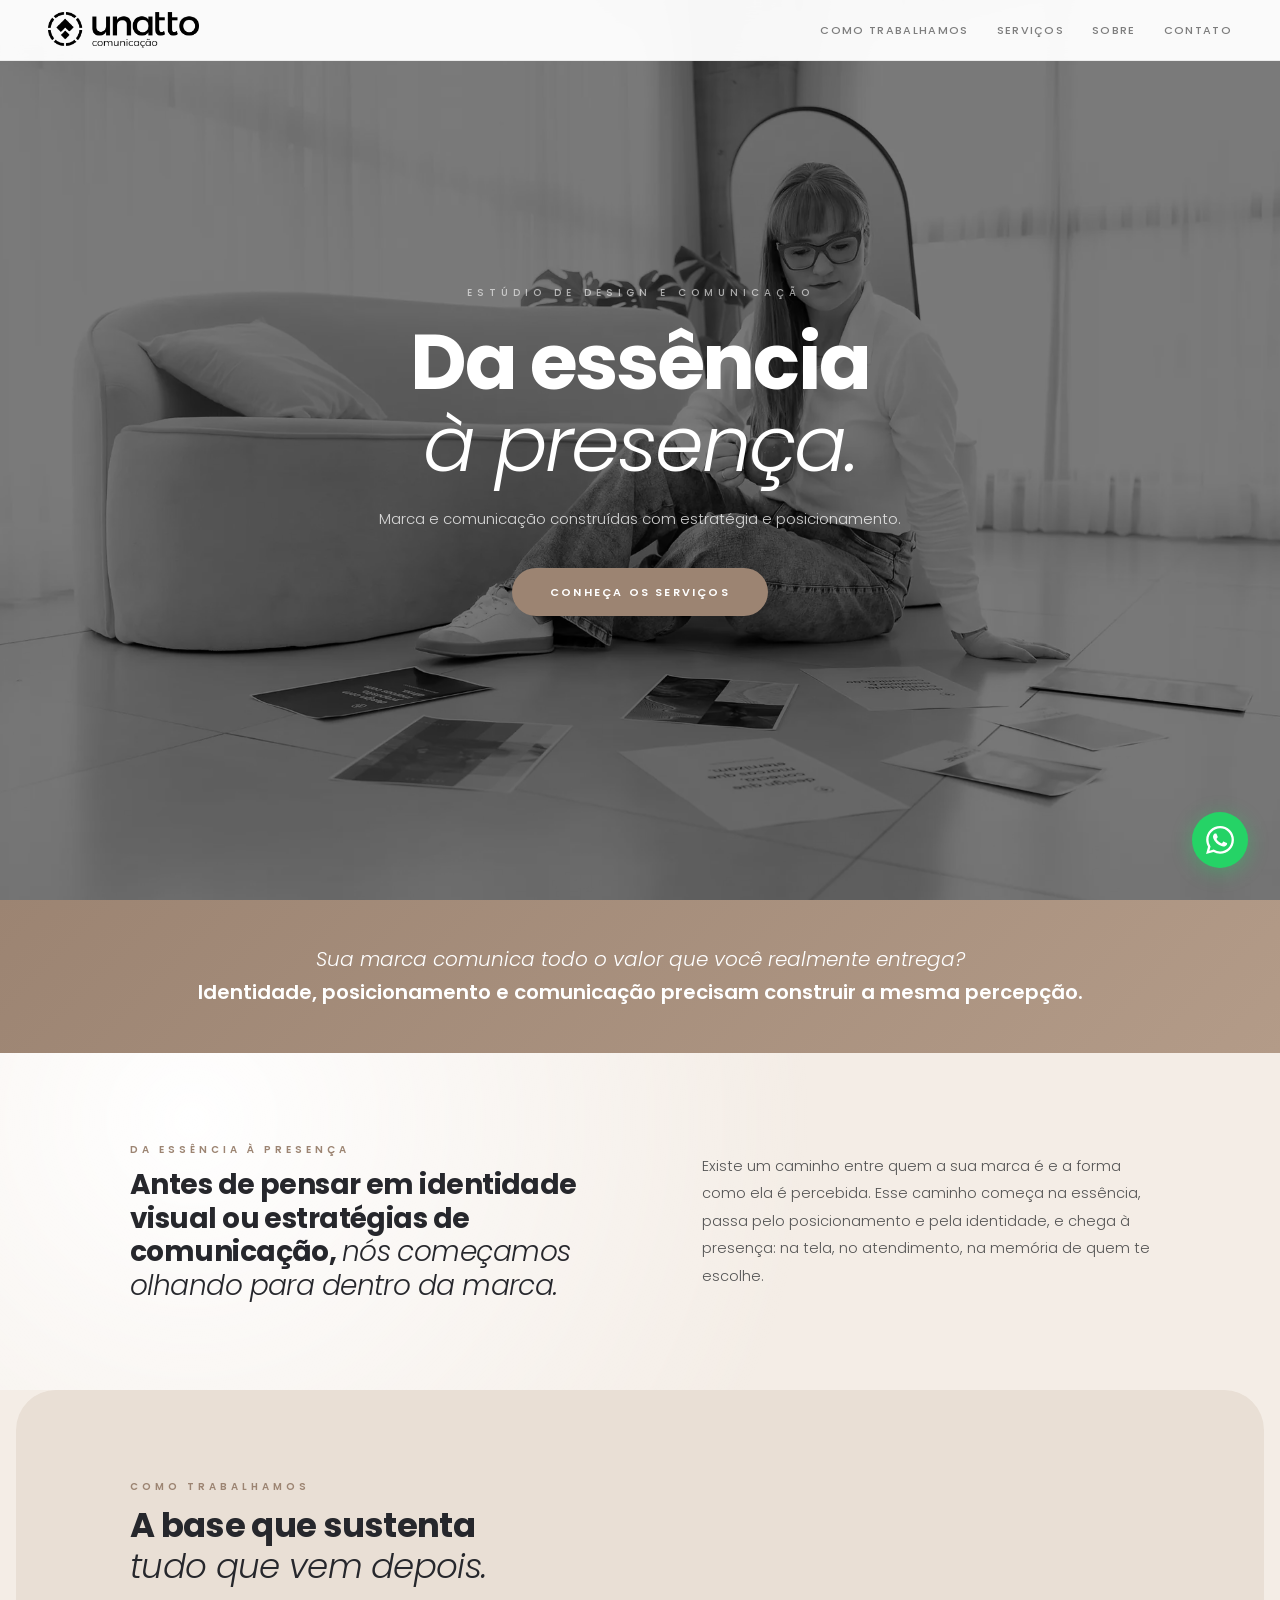
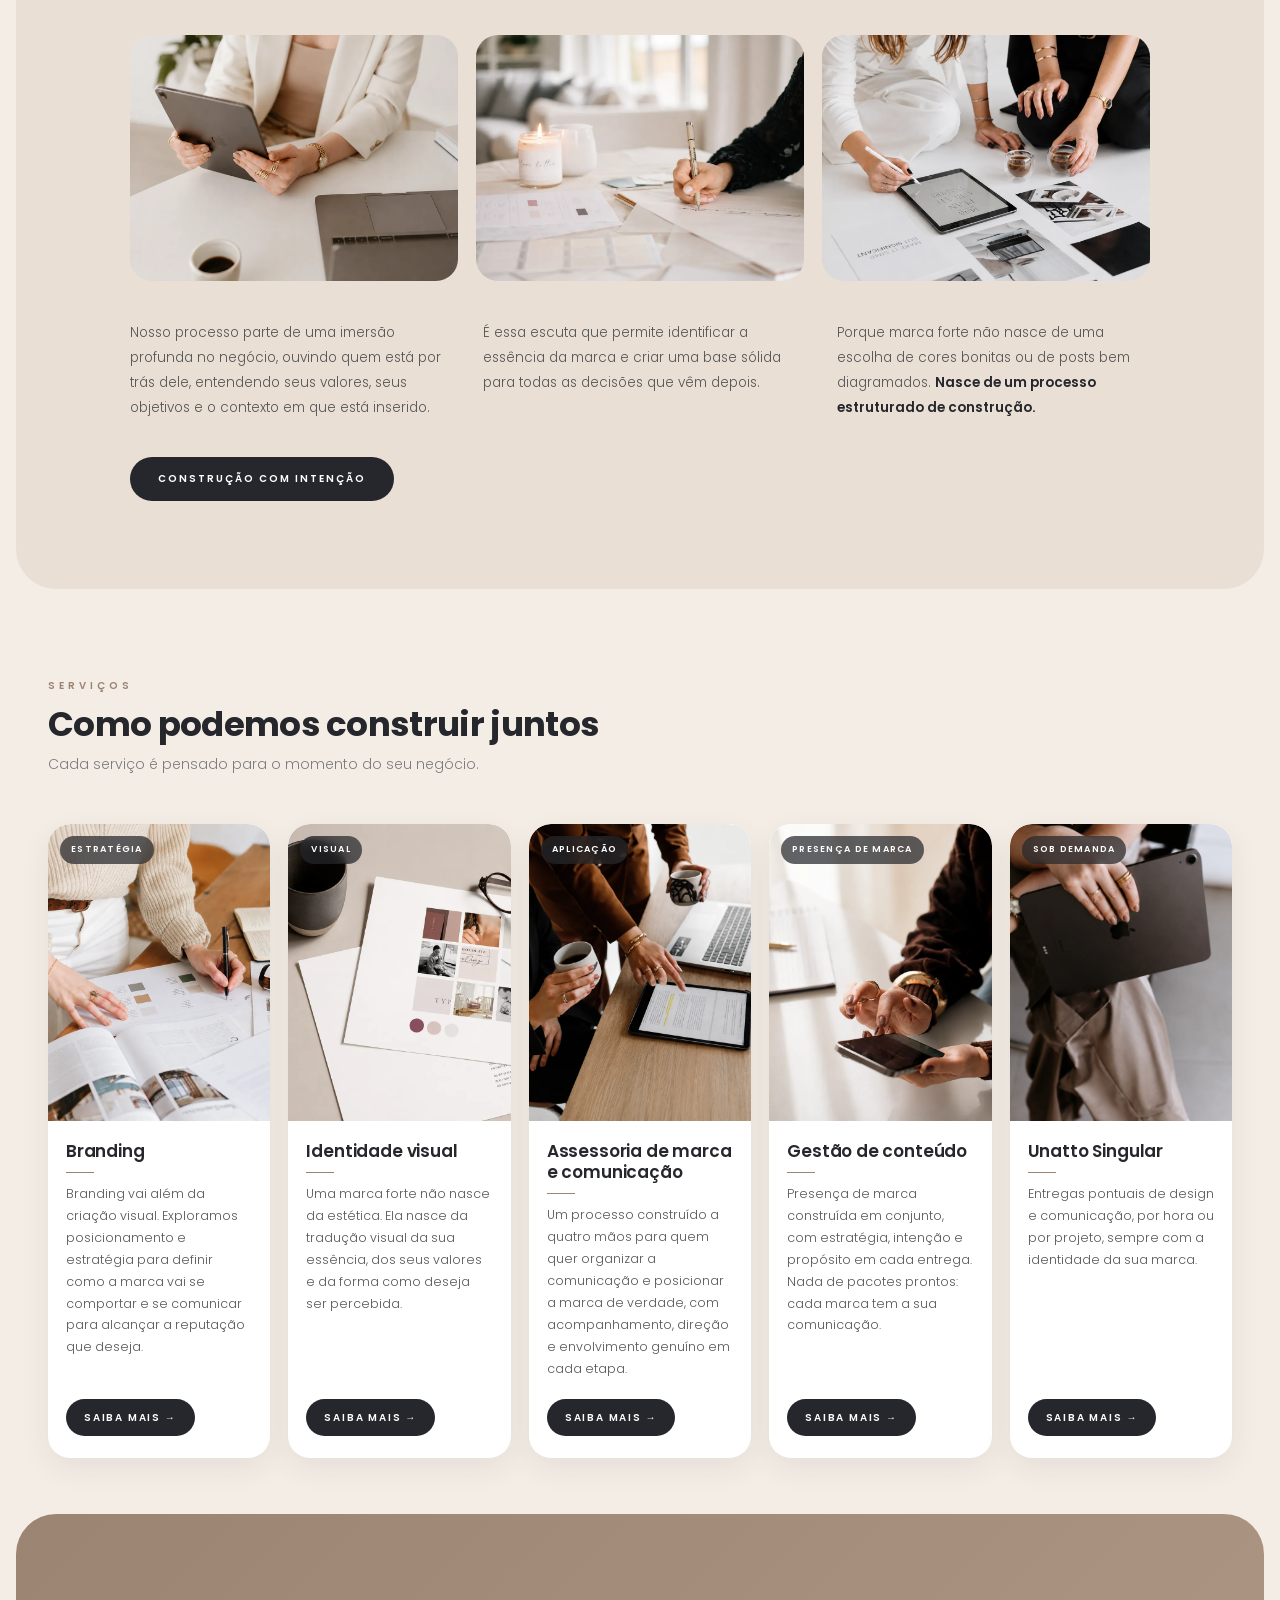
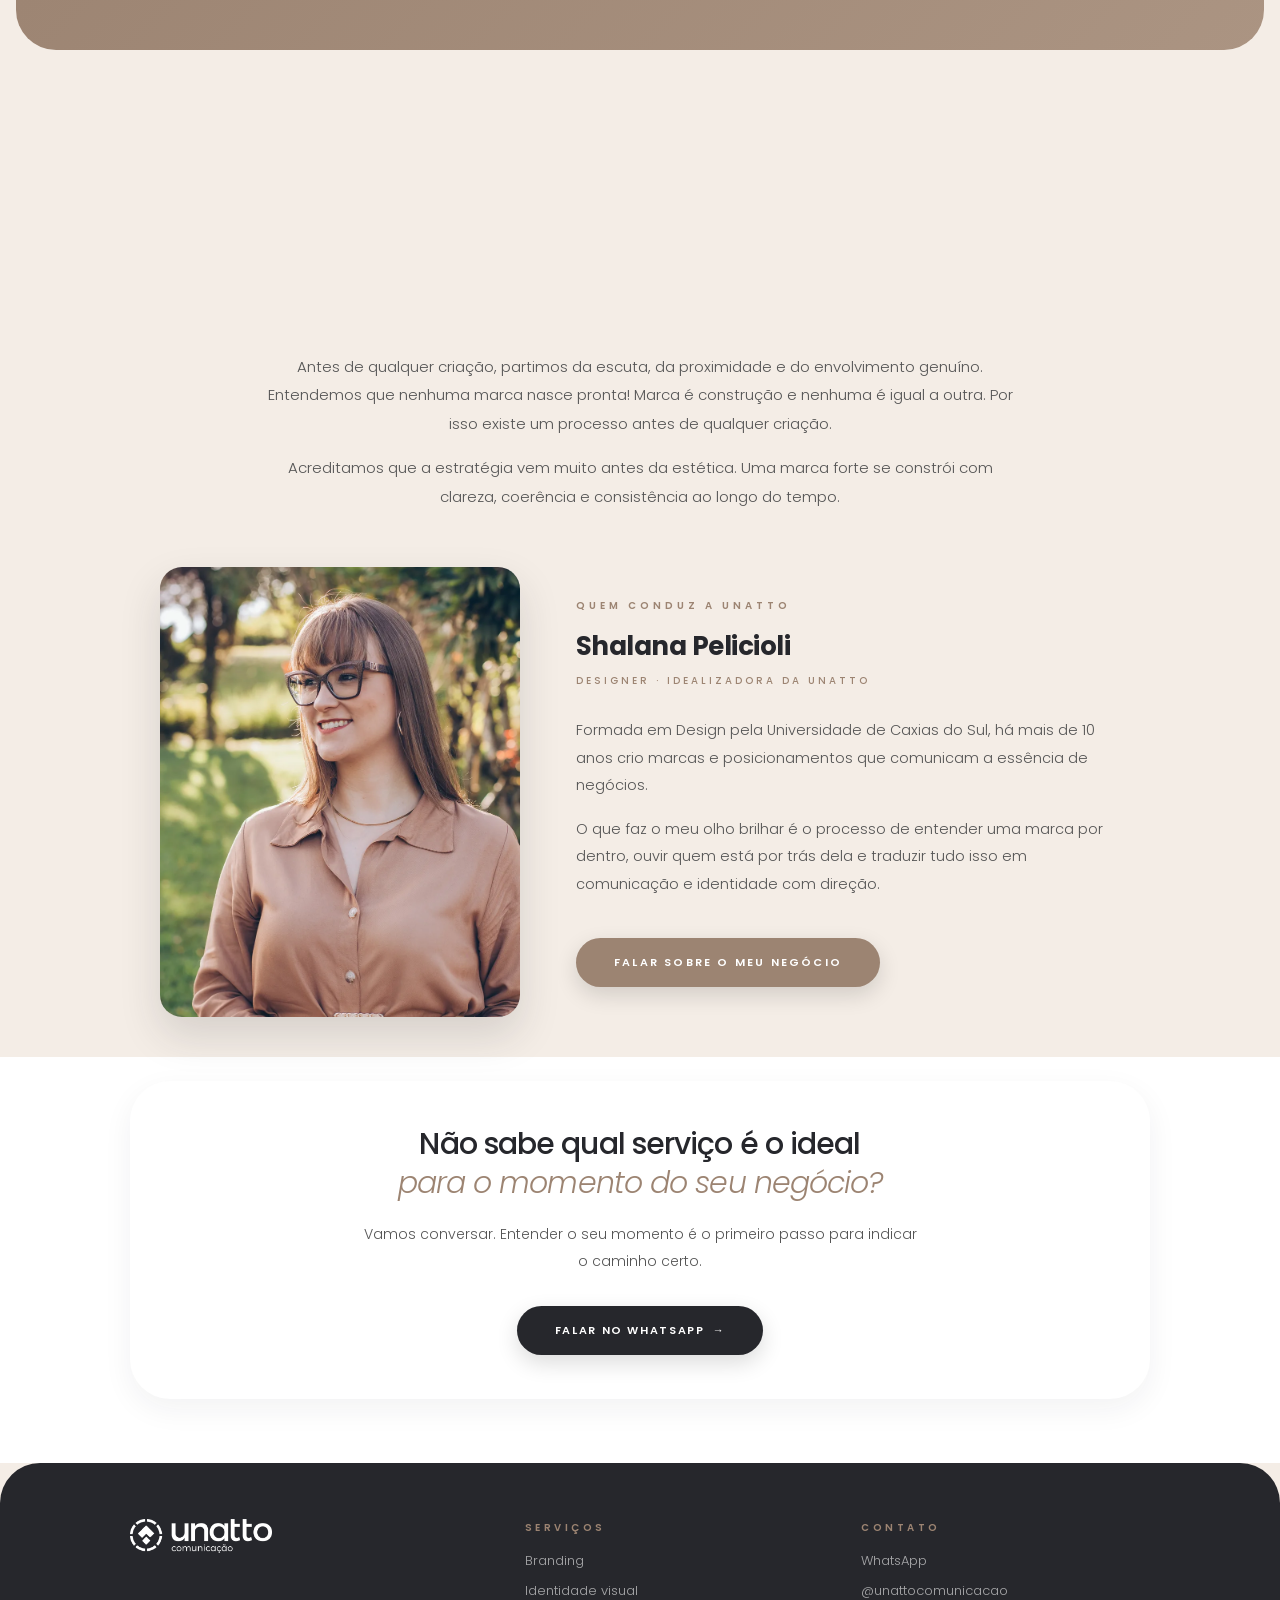
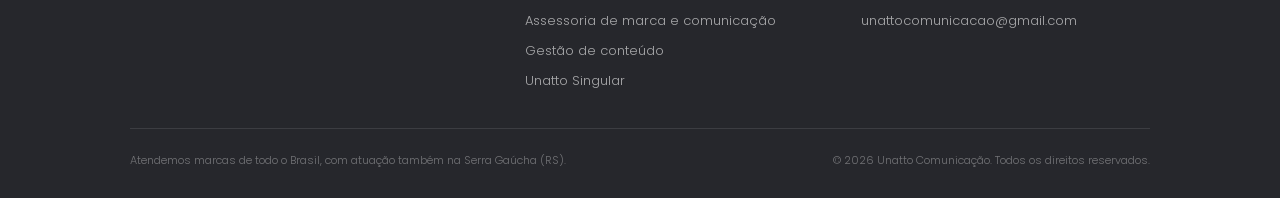
<file: index.html>
<!DOCTYPE html>
<html lang="pt-BR">
<head>
<meta charset="UTF-8">
<meta name="viewport" content="width=device-width, initial-scale=1.0">
<title>Unatto Comunicação | Branding, identidade visual e comunicação estratégica</title>
<meta name="description" content="Estúdio de design e comunicação que constrói marcas com estratégia e posicionamento: branding, identidade visual, assessoria de marca e gestão de conteúdo. Todo o Brasil, com atuação também na Serra Gaúcha (RS).">
<meta name="keywords" content="branding, identidade visual, assessoria de marca, gestão de conteúdo, posicionamento de marca, comunicação estratégica, design de marca">
<meta name="author" content="Unatto Comunicação">
<meta name="robots" content="index, follow, max-image-preview:large">
<meta name="theme-color" content="#26272c">
<link rel="canonical" href="https://www.unatto.com.br/">
<link rel="icon" type="image/png" sizes="32x32" href="/favicon.png">
<link rel="icon" type="image/png" sizes="48x48" href="/favicon-48.png">
<link rel="apple-touch-icon" href="/apple-touch-icon.png">
<meta property="og:locale" content="pt_BR">
<meta property="og:type" content="website">
<meta property="og:site_name" content="Unatto Comunicação">
<meta property="og:title" content="Unatto Comunicação | Branding, identidade visual e comunicação estratégica">
<meta property="og:description" content="Estúdio de design e comunicação que constrói marcas com estratégia e posicionamento: branding, identidade visual, assessoria de marca e gestão de conteúdo. Todo o Brasil, com atuação também na Serra Gaúcha (RS).">
<meta property="og:url" content="https://www.unatto.com.br/">
<meta property="og:image" content="https://www.unatto.com.br/og-image.jpg">
<meta property="og:image:width" content="1200">
<meta property="og:image:height" content="630">
<meta name="twitter:card" content="summary_large_image">
<meta name="twitter:title" content="Unatto Comunicação | Branding, identidade visual e comunicação estratégica">
<meta name="twitter:description" content="Estúdio de design e comunicação que constrói marcas com estratégia e posicionamento: branding, identidade visual, assessoria de marca e gestão de conteúdo. Todo o Brasil, com atuação também na Serra Gaúcha (RS).">
<meta name="twitter:image" content="https://www.unatto.com.br/og-image.jpg">
<link rel="preload" href="/assets/fonts/poppins-400-normal.woff2" as="font" type="font/woff2" crossorigin>
<link rel="preload" href="/assets/fonts/poppins-700-normal.woff2" as="font" type="font/woff2" crossorigin>
<link rel="stylesheet" href="/assets/css/style.css">
<script type="application/ld+json">{"@context": "https://schema.org", "@type": "ProfessionalService", "@id": "https://www.unatto.com.br/#organization", "name": "Unatto Comunicação", "url": "https://www.unatto.com.br/", "logo": "https://www.unatto.com.br/assets/img/logo.png", "image": "https://www.unatto.com.br/og-image.jpg", "description": "Estúdio de design e comunicação focado em branding, identidade visual, assessoria de marca e gestão de conteúdo.", "founder": {"@type": "Person", "name": "Shalana Pelicioli"}, "telephone": "+55 54 99933-1932", "email": "unattocomunicacao@gmail.com", "areaServed": {"@type": "Country", "name": "Brasil"}, "sameAs": ["https://www.instagram.com/unattocomunicacao"], "knowsAbout": ["Branding", "Identidade visual", "Posicionamento de marca", "Gestão de conteúdo", "Comunicação estratégica"]}</script>
<script type="application/ld+json">{"@context": "https://schema.org", "@type": "WebSite", "url": "https://www.unatto.com.br/", "name": "Unatto Comunicação", "inLanguage": "pt-BR", "publisher": {"@id": "https://www.unatto.com.br/#organization"}}</script>
</head>
<body>
<a class="skip" href="#conteudo">Ir para o conteúdo</a>
<nav class="nav" aria-label="Principal">
  <a href="/" class="nav-logo" aria-label="Unatto Comunicação, página inicial"><img src="/assets/img/logo.png" alt="Unatto Comunicação" width="150" height="36"></a>
  <ul class="nav-links">
    <li><a href="/#processo">Como trabalhamos</a></li>
    <li class="has-sub"><a href="/#servicos">Serviços</a><div class="sub"><a href="/branding/">Branding</a><a href="/identidade-visual/">Identidade visual</a><a href="/assessoria-de-marca-e-comunicacao/">Assessoria de marca e comunicação</a><a href="/gestao-de-conteudo/">Gestão de conteúdo</a><a href="/unatto-singular/">Unatto Singular</a></div></li>
    <li><a href="/#sobre">Sobre</a></li>
    <li><a href="/#contato">Contato</a></li>
  </ul>
  <button class="nav-hamburger" id="menuBtn" aria-label="Abrir menu" aria-expanded="false"><span></span><span></span><span></span></button>
</nav>
<div class="mobile-menu" id="mobileMenu">
  <a href="/#processo">Como trabalhamos</a>
  <div class="mm-group"><span class="mm-label">Serviços</span><a href="/branding/">Branding</a><a href="/identidade-visual/">Identidade visual</a><a href="/assessoria-de-marca-e-comunicacao/">Assessoria de marca e comunicação</a><a href="/gestao-de-conteudo/">Gestão de conteúdo</a><a href="/unatto-singular/">Unatto Singular</a></div>
  <a href="/#sobre">Sobre</a>
  <a href="/#contato">Contato</a>
</div>
<main id="conteudo">
<section class="hero">
  <img class="hero-img" src="/assets/img/hero.webp" alt="Shalana Pelicioli em processo de criação no estúdio da Unatto" width="2000" height="1333" fetchpriority="high">
  <div class="hero-content">
    <span class="hero-eyebrow">Estúdio de design e comunicação</span>
    <h1 class="hero-title">Da essência<br><em>à presença.</em></h1>
    <p class="hero-sub">Marca e comunicação construídas com estratégia e posicionamento.</p>
    <div class="hero-cta"><a href="#servicos" class="btn-primary">Conheça os serviços</a></div>
  </div>
</section>

<div class="impacto"><p class="reveal">Sua marca comunica todo o valor que você realmente entrega?<br><strong>Identidade, posicionamento e comunicação precisam construir a mesma percepção.</strong></p></div>

<section class="section intro">
  <div class="section-inner intro-grid">
    <div>
      <div class="eyebrow reveal">Da essência à presença</div>
      <h2 class="section-title reveal">Antes de pensar em identidade visual ou estratégias de comunicação, <em>nós começamos olhando para dentro da marca.</em></h2>
    </div>
    <p class="lead reveal">Existe um caminho entre quem a sua marca é e a forma como ela é percebida. Esse caminho começa na essência, passa pelo posicionamento e pela identidade, e chega à presença: na tela, no atendimento, na memória de quem te escolhe.</p>
  </div>
</section>

<section class="section processo" id="processo">
  <div class="section-inner">
    <div class="eyebrow reveal">Como trabalhamos</div>
    <h2 class="section-title reveal">A base que sustenta<br><em>tudo que vem depois.</em></h2>
    <div class="processo-grid">
      <div class="processo-item reveal"><img src="/assets/img/processo-1.webp" alt="Imersão no negócio: ouvir quem está por trás da marca" width="1200" height="960" loading="lazy"></div>
      <div class="processo-item reveal" style="transition-delay:.1s"><img src="/assets/img/processo-2.webp" alt="Análise e construção estratégica da marca" width="1200" height="960" loading="lazy"></div>
      <div class="processo-item reveal" style="transition-delay:.2s"><img src="/assets/img/processo-3.webp" alt="Criação com intenção a partir da essência" width="1200" height="960" loading="lazy"></div>
    </div>
    <div class="processo-textos">
      <div class="processo-texto reveal"><p>Nosso processo parte de uma imersão profunda no negócio, ouvindo quem está por trás dele, entendendo seus valores, seus objetivos e o contexto em que está inserido.</p></div>
      <div class="processo-texto reveal" style="transition-delay:.1s"><p>É essa escuta que permite identificar a essência da marca e criar uma base sólida para todas as decisões que vêm depois.</p></div>
      <div class="processo-texto reveal" style="transition-delay:.2s"><p>Porque marca forte não nasce de uma escolha de cores bonitas ou de posts bem diagramados. <strong>Nasce de um processo estruturado de construção.</strong></p></div>
    </div>
    <div class="processo-badge reveal">Construção com intenção</div>
  </div>
</section>

<section class="section" id="servicos">
  <div class="section-inner wide">
    <div class="servicos-header reveal">
      <div class="eyebrow">Serviços</div>
      <h2 class="section-title" style="margin-bottom:8px">Como podemos construir juntos</h2>
      <p class="servicos-chamada">Cada serviço é pensado para o momento do seu negócio.</p>
    </div>
    <div class="cards">
<a class="card reveal" href="/branding/" style="transition-delay:0.00s">
  <div class="card-img"><span class="card-tag">Estratégia</span><img src="/assets/img/branding.webp" alt="Branding" width="1200" height="960" loading="lazy"></div>
  <div class="card-body">
    <span class="card-num">01</span>
    <h3 class="card-nome">Branding</h3>
    <span class="card-rule"></span>
    <p class="card-desc">Branding vai além da criação visual. Exploramos posicionamento e estratégia para definir como a marca vai se comportar e se comunicar para alcançar a reputação que deseja.</p>
    <span class="card-link">Saiba mais <span aria-hidden="true">→</span></span>
  </div>
</a>
<a class="card reveal" href="/identidade-visual/" style="transition-delay:0.06s">
  <div class="card-img"><span class="card-tag">Visual</span><img src="/assets/img/identidade-visual.webp" alt="Identidade visual" width="1200" height="960" loading="lazy"></div>
  <div class="card-body">
    <span class="card-num">02</span>
    <h3 class="card-nome">Identidade visual</h3>
    <span class="card-rule"></span>
    <p class="card-desc">Uma marca forte não nasce da estética. Ela nasce da tradução visual da sua essência, dos seus valores e da forma como deseja ser percebida.</p>
    <span class="card-link">Saiba mais <span aria-hidden="true">→</span></span>
  </div>
</a>
<a class="card reveal" href="/assessoria-de-marca-e-comunicacao/" style="transition-delay:0.12s">
  <div class="card-img"><span class="card-tag">Aplicação</span><img src="/assets/img/assessoria.webp" alt="Assessoria de marca e comunicação" width="1200" height="960" loading="lazy"></div>
  <div class="card-body">
    <span class="card-num">03</span>
    <h3 class="card-nome">Assessoria de marca e comunicação</h3>
    <span class="card-rule"></span>
    <p class="card-desc">Um processo construído a quatro mãos para quem quer organizar a comunicação e posicionar a marca de verdade, com acompanhamento, direção e envolvimento genuíno em cada etapa.</p>
    <span class="card-link">Saiba mais <span aria-hidden="true">→</span></span>
  </div>
</a>
<a class="card reveal" href="/gestao-de-conteudo/" style="transition-delay:0.18s">
  <div class="card-img"><span class="card-tag">Presença de marca</span><img src="/assets/img/gestao-de-conteudo.webp" alt="Gestão de conteúdo" width="1200" height="960" loading="lazy"></div>
  <div class="card-body">
    <span class="card-num">04</span>
    <h3 class="card-nome">Gestão de conteúdo</h3>
    <span class="card-rule"></span>
    <p class="card-desc">Presença de marca construída em conjunto, com estratégia, intenção e propósito em cada entrega. Nada de pacotes prontos: cada marca tem a sua comunicação.</p>
    <span class="card-link">Saiba mais <span aria-hidden="true">→</span></span>
  </div>
</a>
<a class="card reveal" href="/unatto-singular/" style="transition-delay:0.24s">
  <div class="card-img"><span class="card-tag">Sob demanda</span><img src="/assets/img/unatto-singular.webp" alt="Unatto Singular" width="1200" height="960" loading="lazy"></div>
  <div class="card-body">
    <span class="card-num">05</span>
    <h3 class="card-nome">Unatto Singular</h3>
    <span class="card-rule"></span>
    <p class="card-desc">Entregas pontuais de design e comunicação, por hora ou por projeto, sempre com a identidade da sua marca.</p>
    <span class="card-link">Saiba mais <span aria-hidden="true">→</span></span>
  </div>
</a>
    </div>
  </div>
</section>

<section class="fechamento">
  <div class="section-inner narrow center">
    <p class="fechamento-unico reveal">Construímos marcas com estratégia, identidade e comunicação para que sejam <span>vistas,</span> <span>reconhecidas</span> e <span>lembradas.</span></p>
  </div>
</section>

<section class="section sobre-unatto" id="sobre">
  <div class="section-inner narrow center">
    <div class="eyebrow reveal">Sobre a Unatto</div>
    <h2 class="section-title reveal">Um estúdio que <em>olha para dentro antes de criar.</em></h2>
    <p class="lead reveal">A Unatto é um estúdio de design e comunicação que constrói marcas com estratégia e posicionamento. Em todos os nossos serviços, temos um olhar atento e uma escuta ativa para quem você é, para o seu negócio e para os seus objetivos.</p>
    <p class="lead reveal">Antes de qualquer criação, partimos da escuta, da proximidade e do envolvimento genuíno. Entendemos que nenhuma marca nasce pronta! Marca é construção e nenhuma é igual a outra. Por isso existe um processo antes de qualquer criação.</p>
    <p class="lead reveal">Acreditamos que a estratégia vem muito antes da estética. Uma marca forte se constrói com clareza, coerência e consistência ao longo do tempo.</p>
  </div>
</section>

<section class="section shalana" id="shalana">
  <div class="shalana-inner">
    <div class="shalana-image reveal-left"><img src="/assets/img/shalana.webp" alt="Shalana Pelicioli, designer e idealizadora da Unatto" width="900" height="1125" loading="lazy"></div>
    <div class="shalana-content reveal-right">
      <div class="shalana-eyebrow">Quem conduz a Unatto</div>
      <h2 class="shalana-nome">Shalana Pelicioli</h2>
      <p class="shalana-role">Designer · Idealizadora da Unatto</p>
      <div class="shalana-text">
        <p>Formada em Design pela Universidade de Caxias do Sul, há mais de 10 anos crio marcas e posicionamentos que comunicam a essência de negócios.</p>
        <p>O que faz o meu olho brilhar é o processo de entender uma marca por dentro, ouvir quem está por trás dela e traduzir tudo isso em comunicação e identidade com direção.</p>
      </div>
      <a href="https://wa.me/5554999331932?text=Ol%C3%A1%2C%20Shalana%21%20Quero%20falar%20sobre%20o%20meu%20neg%C3%B3cio." class="btn-primary" target="_blank" rel="noopener" style="margin-top:24px">Falar sobre o meu negócio</a>
    </div>
  </div>
</section>

<section class="section cta-final" id="contato">
  <div class="section-inner center">
    <h2 class="cta-titulo reveal">Não sabe qual serviço é o ideal<br><em>para o momento do seu negócio?</em></h2>
    <p class="lead reveal" style="max-width:560px;margin:0 auto 32px">Vamos conversar. Entender o seu momento é o primeiro passo para indicar o caminho certo.</p>
    <div class="reveal"><a href="https://wa.me/5554999331932" class="btn-dark" target="_blank" rel="noopener">Falar no WhatsApp <span aria-hidden="true">→</span></a></div>
  </div>
</section>
</main>
<footer class="footer">
  <div class="footer-top">
    <a href="/" class="footer-logo" aria-label="Unatto Comunicação"><img src="/assets/img/logo-branco.png" alt="Unatto Comunicação" width="150" height="36" loading="lazy"></a>
    <div class="footer-col"><span class="footer-h">Serviços</span><a href="/branding/">Branding</a><a href="/identidade-visual/">Identidade visual</a><a href="/assessoria-de-marca-e-comunicacao/">Assessoria de marca e comunicação</a><a href="/gestao-de-conteudo/">Gestão de conteúdo</a><a href="/unatto-singular/">Unatto Singular</a></div>
    <div class="footer-col"><span class="footer-h">Contato</span>
      <a href="https://wa.me/5554999331932" target="_blank" rel="noopener">WhatsApp</a>
      <a href="https://www.instagram.com/unattocomunicacao" target="_blank" rel="noopener">@unattocomunicacao</a>
      <a href="mailto:unattocomunicacao@gmail.com">unattocomunicacao@gmail.com</a>
    </div>
  </div>
  <div class="footer-bottom">
    <p>Atendemos marcas de todo o Brasil, com atuação também na Serra Gaúcha (RS).</p>
    <p>© 2026 Unatto Comunicação. Todos os direitos reservados.</p>
  </div>
</footer>
<a href="https://wa.me/5554999331932" class="whatsapp-float" target="_blank" rel="noopener" aria-label="Falar no WhatsApp"><span class="whatsapp-tooltip">Vamos conversar</span><svg xmlns="http://www.w3.org/2000/svg" viewBox="0 0 24 24" aria-hidden="true"><path d="M17.472 14.382c-.297-.149-1.758-.867-2.03-.967-.273-.099-.471-.148-.67.15-.197.297-.767.966-.94 1.164-.173.199-.347.223-.644.075-.297-.15-1.255-.463-2.39-1.475-.883-.788-1.48-1.761-1.653-2.059-.173-.297-.018-.458.13-.606.134-.133.298-.347.446-.52.149-.174.198-.298.298-.497.099-.198.05-.371-.025-.52-.075-.149-.669-1.612-.916-2.207-.242-.579-.487-.5-.669-.51-.173-.008-.371-.01-.57-.01-.198 0-.52.074-.792.372-.272.297-1.04 1.016-1.04 2.479 0 1.462 1.065 2.875 1.213 3.074.149.198 2.096 3.2 5.077 4.487.709.306 1.262.489 1.694.625.712.227 1.36.195 1.871.118.571-.085 1.758-.719 2.006-1.413.248-.694.248-1.289.173-1.413-.074-.124-.272-.198-.57-.347m-5.421 7.403h-.004a9.87 9.87 0 01-5.031-1.378l-.361-.214-3.741.982.998-3.648-.235-.374a9.86 9.86 0 01-1.51-5.26c.001-5.45 4.436-9.884 9.888-9.884 2.64 0 5.122 1.03 6.988 2.898a9.825 9.825 0 012.893 6.994c-.003 5.45-4.437 9.884-9.885 9.884m8.413-18.297A11.815 11.815 0 0012.05 0C5.495 0 .16 5.335.157 11.892c0 2.096.547 4.142 1.588 5.945L.057 24l6.305-1.654a11.882 11.882 0 005.683 1.448h.005c6.554 0 11.89-5.335 11.893-11.893a11.821 11.821 0 00-3.48-8.413z"/></svg></a>
<script src="/assets/js/script.js" defer></script>
</body>
</html>
</file>
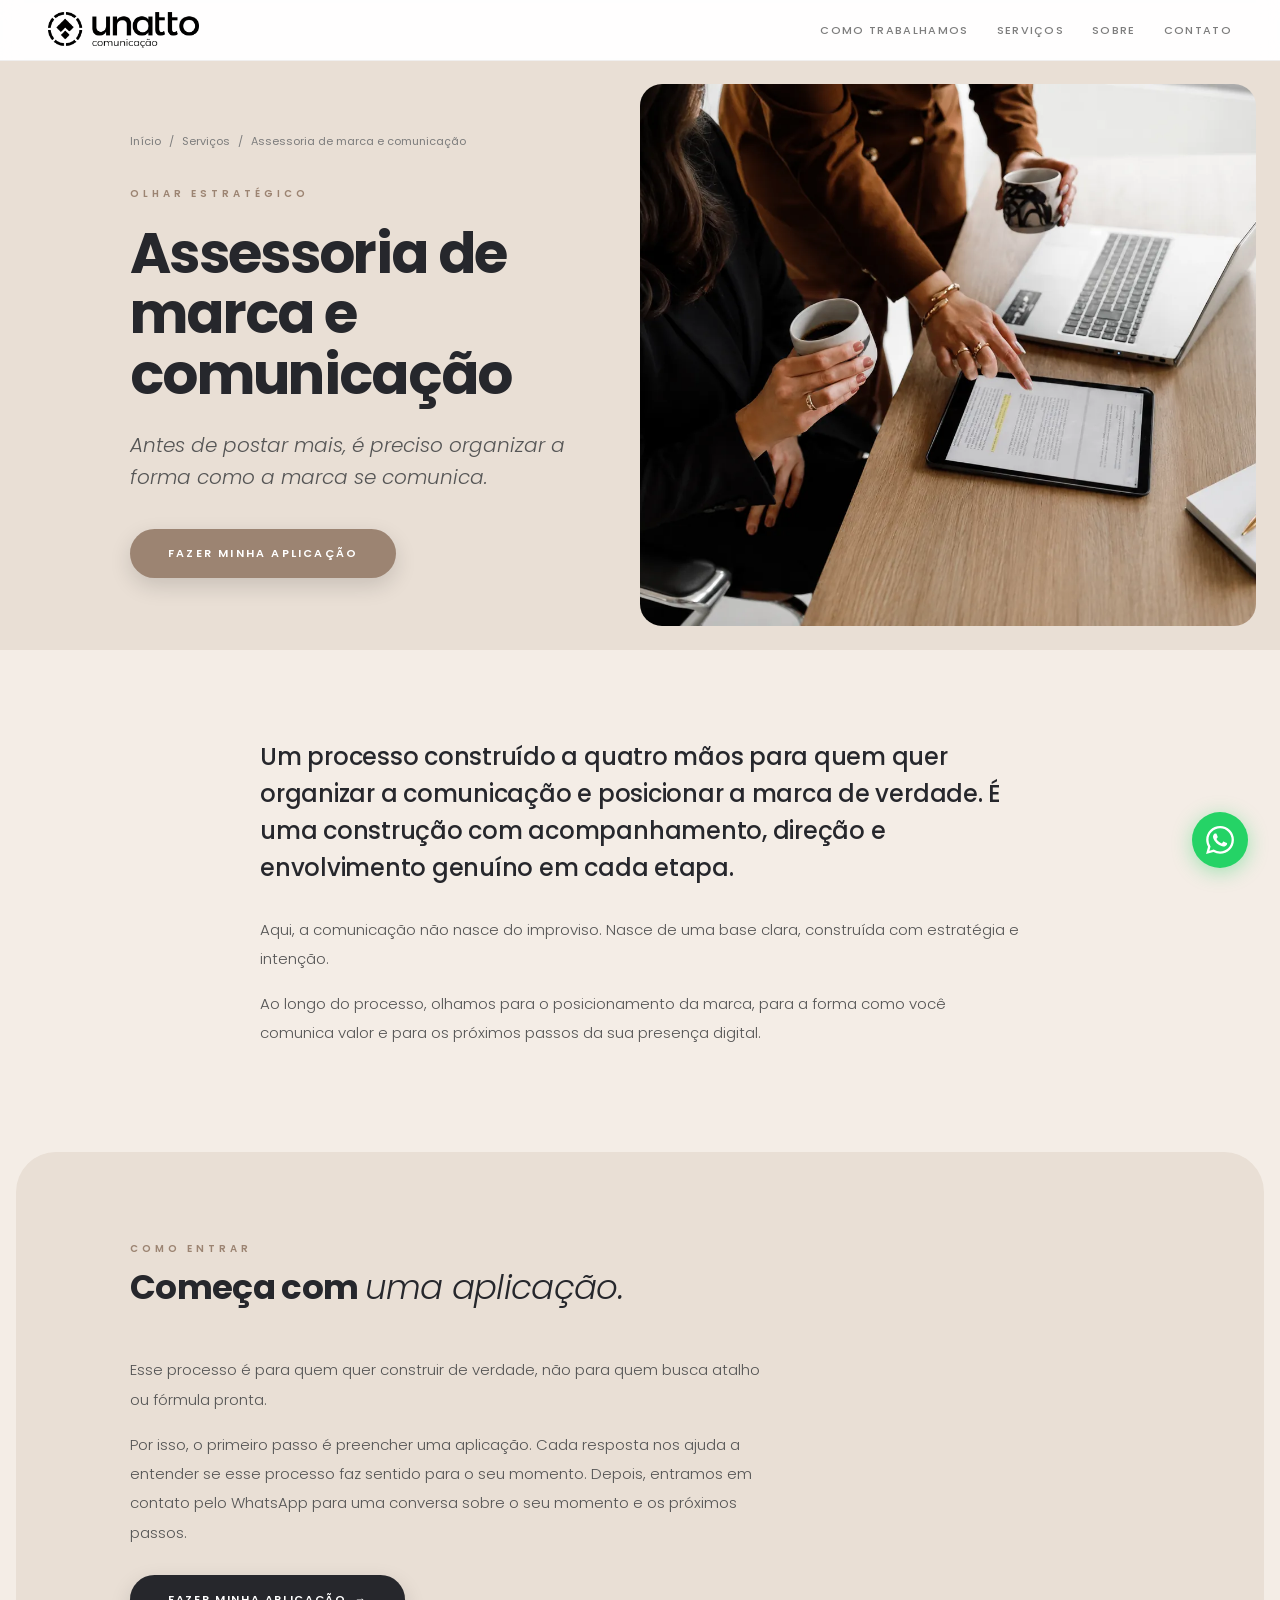
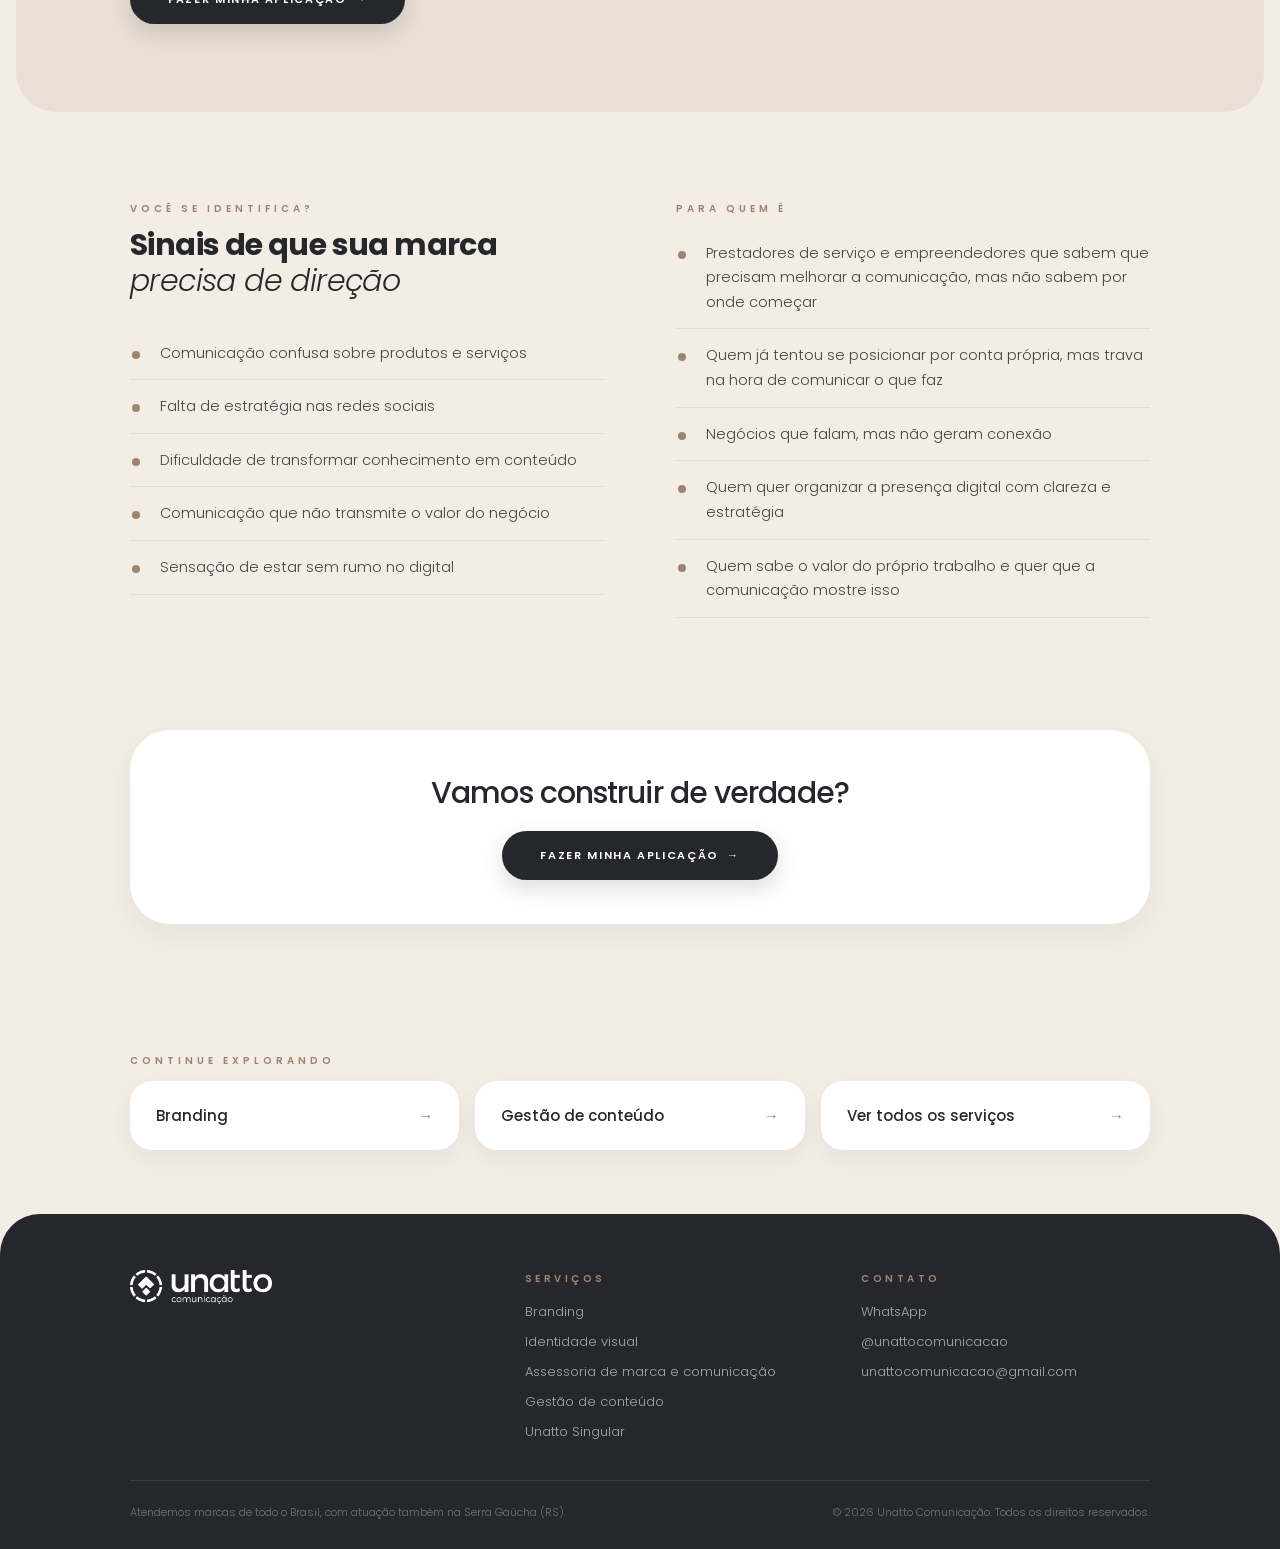
<file: assessoria-de-marca-e-comunicacao/index.html>
<!DOCTYPE html>
<html lang="pt-BR">
<head>
<meta charset="UTF-8">
<meta name="viewport" content="width=device-width, initial-scale=1.0">
<title>Assessoria de marca e comunicação | Unatto Comunicação</title>
<meta name="description" content="Assessoria de marca e comunicação construída a quatro mãos: organize a comunicação e posicione a marca com acompanhamento e direção. Atendemos todo o Brasil, com atuação também na Serra Gaúcha (RS).">
<meta name="keywords" content="assessoria de marca, assessoria de comunicação, posicionamento de marca, consultoria de marca, comunicação estratégica">
<meta name="author" content="Unatto Comunicação">
<meta name="robots" content="index, follow, max-image-preview:large">
<meta name="theme-color" content="#26272c">
<link rel="canonical" href="https://www.unatto.com.br/assessoria-de-marca-e-comunicacao/">
<link rel="icon" type="image/png" sizes="32x32" href="/favicon.png">
<link rel="icon" type="image/png" sizes="48x48" href="/favicon-48.png">
<link rel="apple-touch-icon" href="/apple-touch-icon.png">
<meta property="og:locale" content="pt_BR">
<meta property="og:type" content="website">
<meta property="og:site_name" content="Unatto Comunicação">
<meta property="og:title" content="Assessoria de marca e comunicação | Unatto Comunicação">
<meta property="og:description" content="Assessoria de marca e comunicação construída a quatro mãos: organize a comunicação e posicione a marca com acompanhamento e direção. Atendemos todo o Brasil, com atuação também na Serra Gaúcha (RS).">
<meta property="og:url" content="https://www.unatto.com.br/assessoria-de-marca-e-comunicacao/">
<meta property="og:image" content="https://www.unatto.com.br/og-image.jpg">
<meta property="og:image:width" content="1200">
<meta property="og:image:height" content="630">
<meta name="twitter:card" content="summary_large_image">
<meta name="twitter:title" content="Assessoria de marca e comunicação | Unatto Comunicação">
<meta name="twitter:description" content="Assessoria de marca e comunicação construída a quatro mãos: organize a comunicação e posicione a marca com acompanhamento e direção. Atendemos todo o Brasil, com atuação também na Serra Gaúcha (RS).">
<meta name="twitter:image" content="https://www.unatto.com.br/og-image.jpg">
<link rel="preload" href="/assets/fonts/poppins-400-normal.woff2" as="font" type="font/woff2" crossorigin>
<link rel="preload" href="/assets/fonts/poppins-700-normal.woff2" as="font" type="font/woff2" crossorigin>
<link rel="stylesheet" href="/assets/css/style.css">
<script type="application/ld+json">{"@context": "https://schema.org", "@type": "ProfessionalService", "@id": "https://www.unatto.com.br/#organization", "name": "Unatto Comunicação", "url": "https://www.unatto.com.br/", "logo": "https://www.unatto.com.br/assets/img/logo.png", "image": "https://www.unatto.com.br/og-image.jpg", "description": "Estúdio de design e comunicação focado em branding, identidade visual, assessoria de marca e gestão de conteúdo.", "founder": {"@type": "Person", "name": "Shalana Pelicioli"}, "telephone": "+55 54 99933-1932", "email": "unattocomunicacao@gmail.com", "areaServed": {"@type": "Country", "name": "Brasil"}, "sameAs": ["https://www.instagram.com/unattocomunicacao"], "knowsAbout": ["Branding", "Identidade visual", "Posicionamento de marca", "Gestão de conteúdo", "Comunicação estratégica"]}</script>
<script type="application/ld+json">{"@context": "https://schema.org", "@type": "Service", "name": "Assessoria de marca e comunicação", "description": "Assessoria de marca e comunicação construída a quatro mãos: organize a comunicação e posicione a marca com acompanhamento e direção. Atendemos todo o Brasil, com atuação também na Serra Gaúcha (RS).", "url": "https://www.unatto.com.br/assessoria-de-marca-e-comunicacao/", "serviceType": "Assessoria de marca e comunicação", "provider": {"@id": "https://www.unatto.com.br/#organization"}, "areaServed": {"@type": "Country", "name": "Brasil"}, "image": "https://www.unatto.com.br/assets/img/assessoria.webp"}</script>
<script type="application/ld+json">{"@context": "https://schema.org", "@type": "BreadcrumbList", "itemListElement": [{"@type": "ListItem", "position": 1, "name": "Início", "item": "https://www.unatto.com.br/"}, {"@type": "ListItem", "position": 2, "name": "Assessoria de marca e comunicação", "item": "https://www.unatto.com.br/assessoria-de-marca-e-comunicacao/"}]}</script>
</head>
<body>
<a class="skip" href="#conteudo">Ir para o conteúdo</a>
<nav class="nav" aria-label="Principal">
  <a href="/" class="nav-logo" aria-label="Unatto Comunicação, página inicial"><img src="/assets/img/logo.png" alt="Unatto Comunicação" width="150" height="36"></a>
  <ul class="nav-links">
    <li><a href="/#processo">Como trabalhamos</a></li>
    <li class="has-sub"><a href="/#servicos">Serviços</a><div class="sub"><a href="/branding/">Branding</a><a href="/identidade-visual/">Identidade visual</a><a href="/assessoria-de-marca-e-comunicacao/">Assessoria de marca e comunicação</a><a href="/gestao-de-conteudo/">Gestão de conteúdo</a><a href="/unatto-singular/">Unatto Singular</a></div></li>
    <li><a href="/#sobre">Sobre</a></li>
    <li><a href="/#contato">Contato</a></li>
  </ul>
  <button class="nav-hamburger" id="menuBtn" aria-label="Abrir menu" aria-expanded="false"><span></span><span></span><span></span></button>
</nav>
<div class="mobile-menu" id="mobileMenu">
  <a href="/#processo">Como trabalhamos</a>
  <div class="mm-group"><span class="mm-label">Serviços</span><a href="/branding/">Branding</a><a href="/identidade-visual/">Identidade visual</a><a href="/assessoria-de-marca-e-comunicacao/">Assessoria de marca e comunicação</a><a href="/gestao-de-conteudo/">Gestão de conteúdo</a><a href="/unatto-singular/">Unatto Singular</a></div>
  <a href="/#sobre">Sobre</a>
  <a href="/#contato">Contato</a>
</div>
<main id="conteudo">
<section class="page-hero">
  <div class="page-hero-text">
    <nav class="crumbs" aria-label="Você está em"><a href="/">Início</a><span aria-hidden="true">/</span><a href="/#servicos">Serviços</a><span aria-hidden="true">/</span><span>Assessoria de marca e comunicação</span></nav>
    <div class="eyebrow">Olhar estratégico</div>
    <h1 class="page-title">Assessoria de marca e comunicação</h1>
    <p class="page-promessa">Antes de postar mais, é preciso organizar a forma como a marca se comunica.</p>
    <a href="https://form.respondi.app/HgvPCC5Y" class="btn-primary" target="_blank" rel="noopener">Fazer minha aplicação</a>
  </div>
  <div class="page-hero-img"><img src="/assets/img/assessoria.webp" alt="Assessoria de marca e comunicação na Unatto Comunicação" width="1200" height="960" fetchpriority="high"></div>
</section>

<section class="section intro-page">
  <div class="section-inner narrow">
    <p class="enxuta reveal">Um processo construído a quatro mãos para quem quer organizar a comunicação e posicionar a marca de verdade. É uma construção com acompanhamento, direção e envolvimento genuíno em cada etapa.</p>
    <div class="narrativa reveal"><p>Aqui, a comunicação não nasce do improviso. Nasce de uma base clara, construída com estratégia e intenção.</p><p>Ao longo do processo, olhamos para o posicionamento da marca, para a forma como você comunica valor e para os próximos passos da sua presença digital.</p></div>
  </div>
</section>

<section class="section bloco">
  <div class="section-inner">
    <div class="eyebrow reveal">Como entrar</div>
    <h2 class="section-title reveal">Começa com <em>uma aplicação.</em></h2>
    <div class="aplic"><p class="reveal">Esse processo é para quem quer construir de verdade, não para quem busca atalho ou fórmula pronta.</p><p class="reveal">Por isso, o primeiro passo é preencher uma aplicação. Cada resposta nos ajuda a entender se esse processo faz sentido para o seu momento. Depois, entramos em contato pelo WhatsApp para uma conversa sobre o seu momento e os próximos passos.</p><div class="reveal"><a href="https://form.respondi.app/HgvPCC5Y" class="btn-dark" target="_blank" rel="noopener">Fazer minha aplicação <span aria-hidden="true">→</span></a></div></div>
  </div>
</section>

<section class="section listas">
  <div class="section-inner duo">
    <div class="reveal-left"><div class="eyebrow">Você se identifica?</div><h2 class="list-title">Sinais de que sua marca<br><em>precisa de direção</em></h2><ul class="tick"><li>Comunicação confusa sobre produtos e serviços</li><li>Falta de estratégia nas redes sociais</li><li>Dificuldade de transformar conhecimento em conteúdo</li><li>Comunicação que não transmite o valor do negócio</li><li>Sensação de estar sem rumo no digital</li></ul></div>
    <div class="reveal-right"><div class="eyebrow">Para quem é</div><ul class="tick tick-solo"><li>Prestadores de serviço e empreendedores que sabem que precisam melhorar a comunicação, mas não sabem por onde começar</li><li>Quem já tentou se posicionar por conta própria, mas trava na hora de comunicar o que faz</li><li>Negócios que falam, mas não geram conexão</li><li>Quem quer organizar a presença digital com clareza e estratégia</li><li>Quem sabe o valor do próprio trabalho e quer que a comunicação mostre isso</li></ul></div>
  </div>
</section>
<section class="section cta-final" id="contato">
  <div class="section-inner center">
    <h2 class="cta-titulo reveal">Vamos construir de verdade?</h2>
    <div class="reveal"><a href="https://form.respondi.app/HgvPCC5Y" class="btn-dark" target="_blank" rel="noopener">Fazer minha aplicação <span aria-hidden="true">→</span></a></div>
  </div>
</section>

<section class="section rel">
  <div class="section-inner">
    <div class="eyebrow reveal">Continue explorando</div>
    <div class="rel-grid"><a class="rel-card" href="/branding/"><span class="rel-nome">Branding</span><span class="rel-seta" aria-hidden="true">→</span></a><a class="rel-card" href="/gestao-de-conteudo/"><span class="rel-nome">Gestão de conteúdo</span><span class="rel-seta" aria-hidden="true">→</span></a><a class="rel-card" href="/#servicos"><span class="rel-nome">Ver todos os serviços</span><span class="rel-seta" aria-hidden="true">→</span></a></div>
  </div>
</section>
</main>
<footer class="footer">
  <div class="footer-top">
    <a href="/" class="footer-logo" aria-label="Unatto Comunicação"><img src="/assets/img/logo-branco.png" alt="Unatto Comunicação" width="150" height="36" loading="lazy"></a>
    <div class="footer-col"><span class="footer-h">Serviços</span><a href="/branding/">Branding</a><a href="/identidade-visual/">Identidade visual</a><a href="/assessoria-de-marca-e-comunicacao/">Assessoria de marca e comunicação</a><a href="/gestao-de-conteudo/">Gestão de conteúdo</a><a href="/unatto-singular/">Unatto Singular</a></div>
    <div class="footer-col"><span class="footer-h">Contato</span>
      <a href="https://wa.me/5554999331932" target="_blank" rel="noopener">WhatsApp</a>
      <a href="https://www.instagram.com/unattocomunicacao" target="_blank" rel="noopener">@unattocomunicacao</a>
      <a href="mailto:unattocomunicacao@gmail.com">unattocomunicacao@gmail.com</a>
    </div>
  </div>
  <div class="footer-bottom">
    <p>Atendemos marcas de todo o Brasil, com atuação também na Serra Gaúcha (RS).</p>
    <p>© 2026 Unatto Comunicação. Todos os direitos reservados.</p>
  </div>
</footer>
<a href="https://wa.me/5554999331932" class="whatsapp-float" target="_blank" rel="noopener" aria-label="Falar no WhatsApp"><span class="whatsapp-tooltip">Vamos conversar</span><svg xmlns="http://www.w3.org/2000/svg" viewBox="0 0 24 24" aria-hidden="true"><path d="M17.472 14.382c-.297-.149-1.758-.867-2.03-.967-.273-.099-.471-.148-.67.15-.197.297-.767.966-.94 1.164-.173.199-.347.223-.644.075-.297-.15-1.255-.463-2.39-1.475-.883-.788-1.48-1.761-1.653-2.059-.173-.297-.018-.458.13-.606.134-.133.298-.347.446-.52.149-.174.198-.298.298-.497.099-.198.05-.371-.025-.52-.075-.149-.669-1.612-.916-2.207-.242-.579-.487-.5-.669-.51-.173-.008-.371-.01-.57-.01-.198 0-.52.074-.792.372-.272.297-1.04 1.016-1.04 2.479 0 1.462 1.065 2.875 1.213 3.074.149.198 2.096 3.2 5.077 4.487.709.306 1.262.489 1.694.625.712.227 1.36.195 1.871.118.571-.085 1.758-.719 2.006-1.413.248-.694.248-1.289.173-1.413-.074-.124-.272-.198-.57-.347m-5.421 7.403h-.004a9.87 9.87 0 01-5.031-1.378l-.361-.214-3.741.982.998-3.648-.235-.374a9.86 9.86 0 01-1.51-5.26c.001-5.45 4.436-9.884 9.888-9.884 2.64 0 5.122 1.03 6.988 2.898a9.825 9.825 0 012.893 6.994c-.003 5.45-4.437 9.884-9.885 9.884m8.413-18.297A11.815 11.815 0 0012.05 0C5.495 0 .16 5.335.157 11.892c0 2.096.547 4.142 1.588 5.945L.057 24l6.305-1.654a11.882 11.882 0 005.683 1.448h.005c6.554 0 11.89-5.335 11.893-11.893a11.821 11.821 0 00-3.48-8.413z"/></svg></a>
<script src="/assets/js/script.js" defer></script>
</body>
</html>
</file>
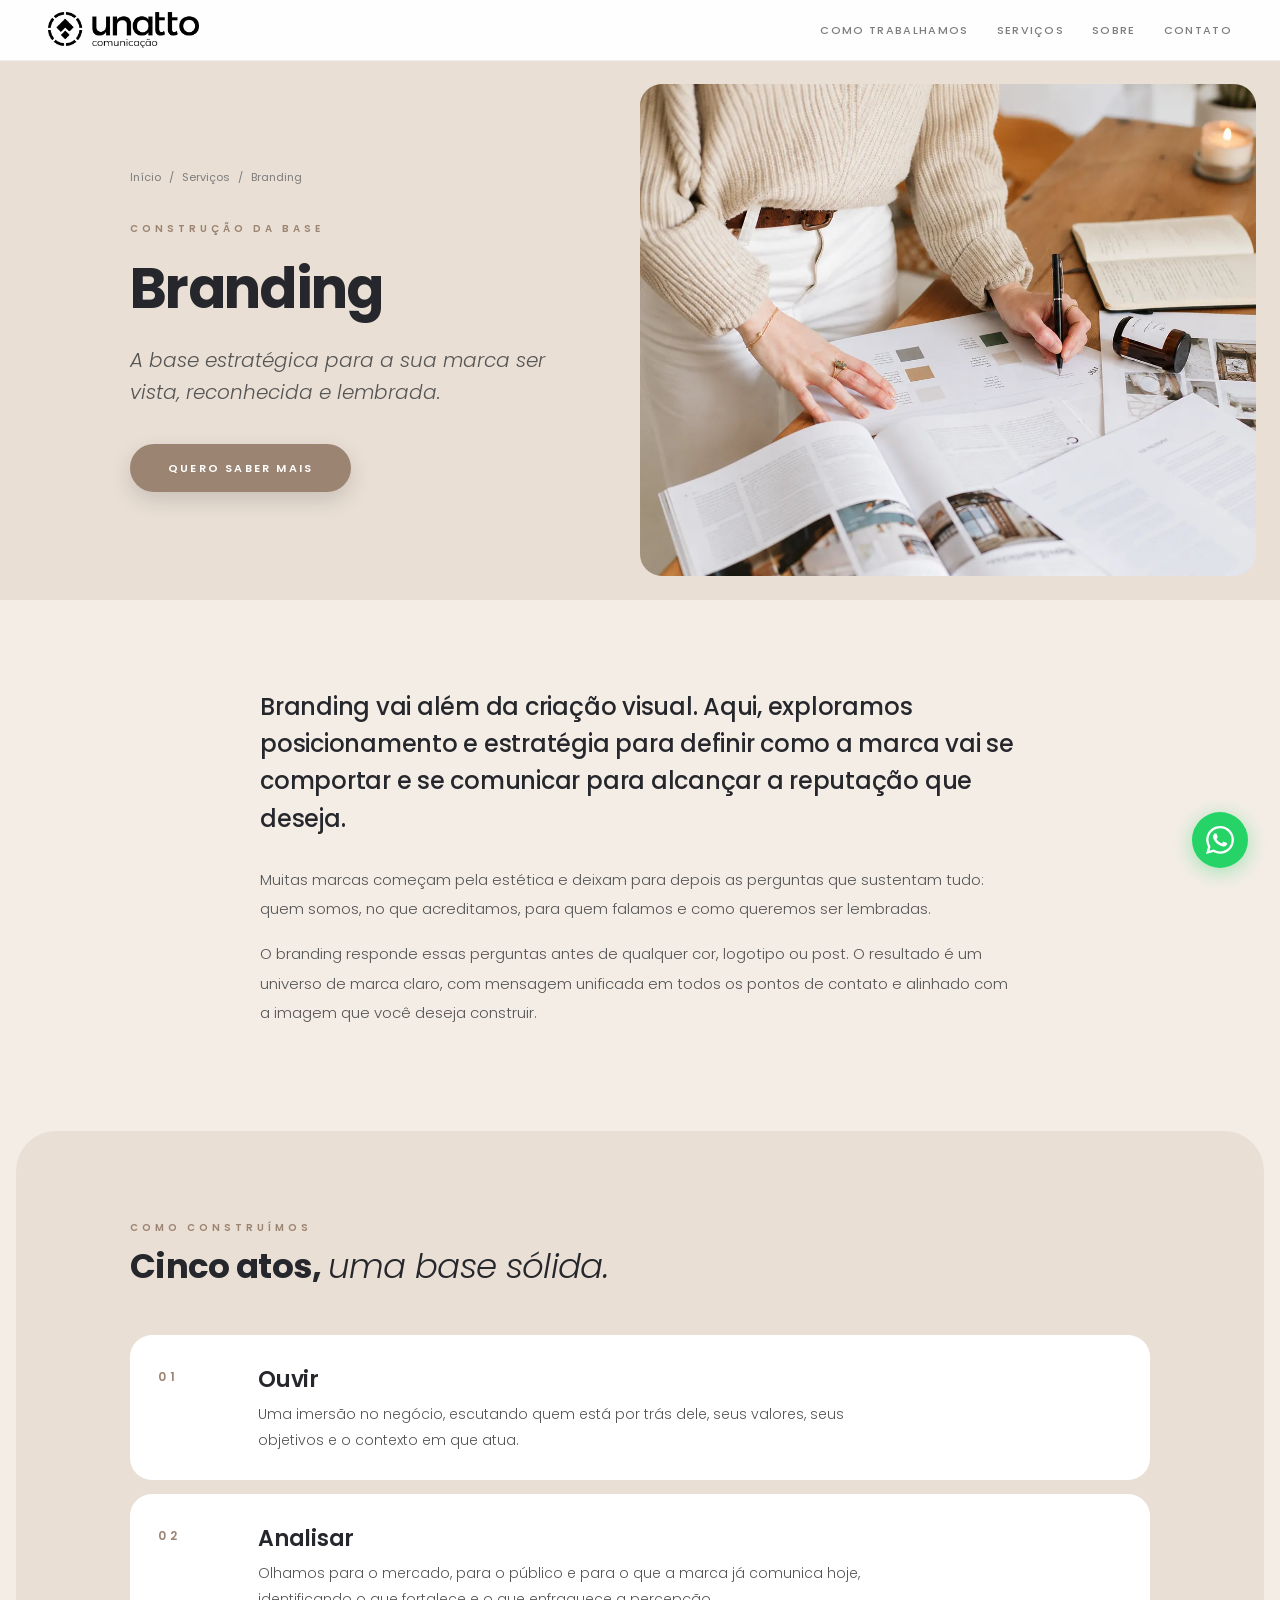
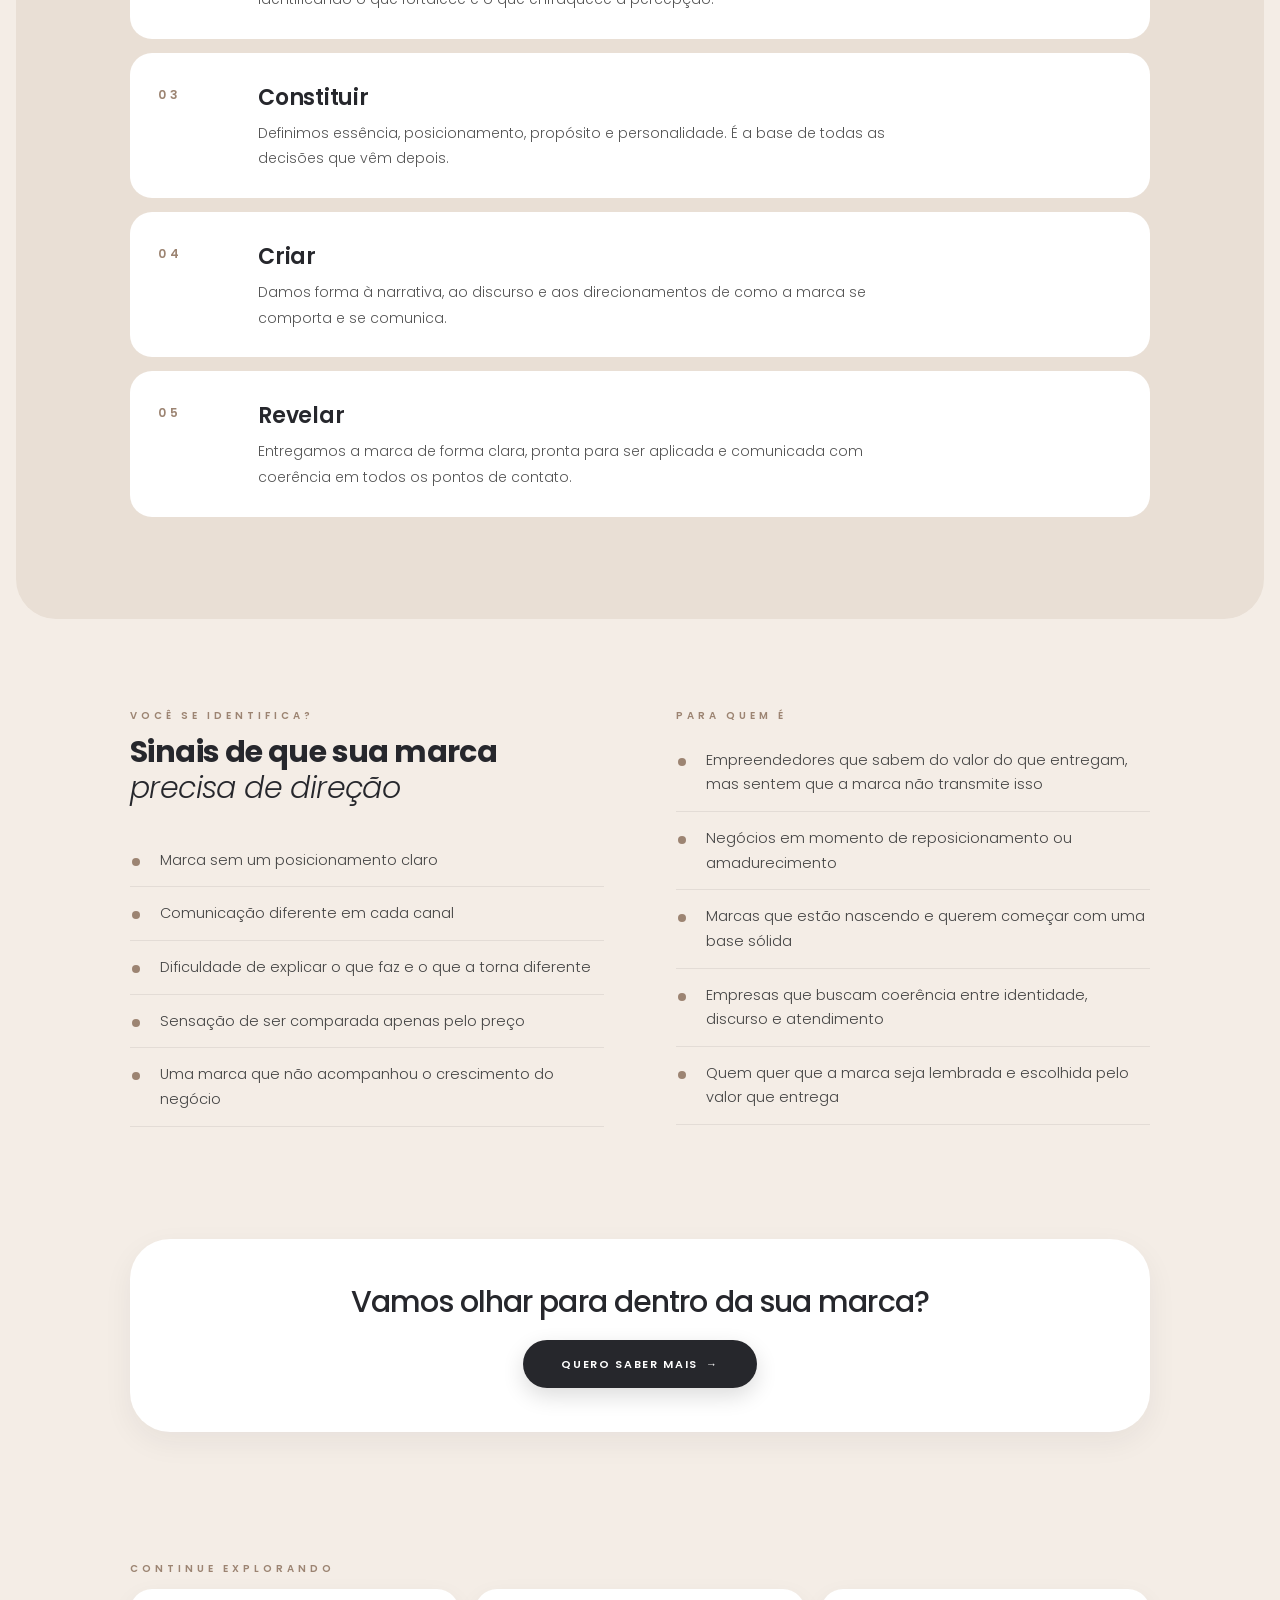
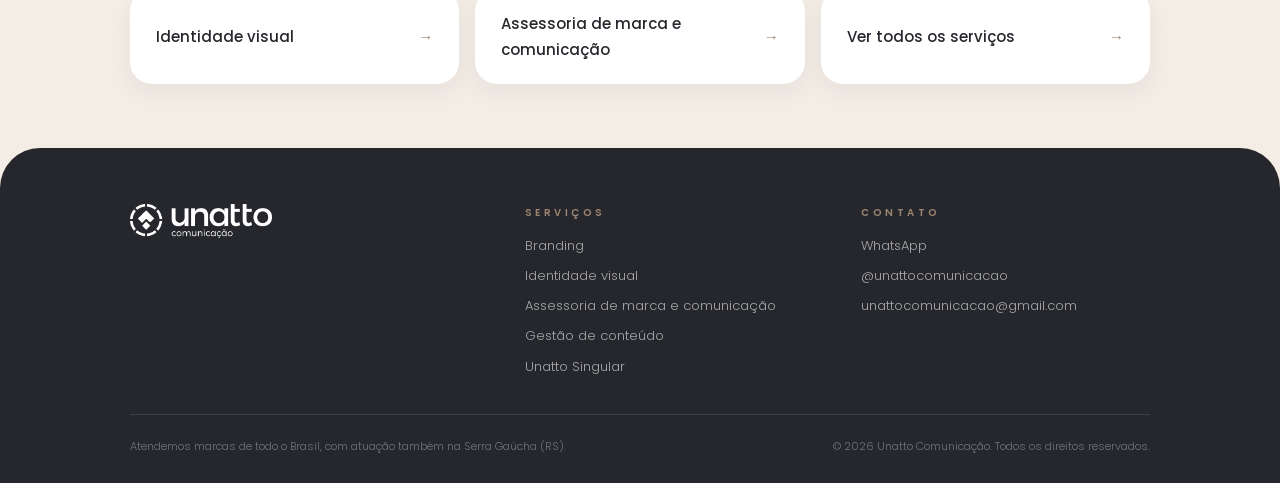
<file: branding/index.html>
<!DOCTYPE html>
<html lang="pt-BR">
<head>
<meta charset="UTF-8">
<meta name="viewport" content="width=device-width, initial-scale=1.0">
<title>Branding estratégico para marcas e negócios | Unatto Comunicação</title>
<meta name="description" content="Branding com posicionamento e estratégia: universo de marca claro, mensagem unificada e reputação construída com intenção. Atendemos todo o Brasil, com atuação também na Serra Gaúcha (RS).">
<meta name="keywords" content="branding, branding estratégico, posicionamento de marca, construção de marca, estratégia de marca, agência de branding">
<meta name="author" content="Unatto Comunicação">
<meta name="robots" content="index, follow, max-image-preview:large">
<meta name="theme-color" content="#26272c">
<link rel="canonical" href="https://www.unatto.com.br/branding/">
<link rel="icon" type="image/png" sizes="32x32" href="/favicon.png">
<link rel="icon" type="image/png" sizes="48x48" href="/favicon-48.png">
<link rel="apple-touch-icon" href="/apple-touch-icon.png">
<meta property="og:locale" content="pt_BR">
<meta property="og:type" content="website">
<meta property="og:site_name" content="Unatto Comunicação">
<meta property="og:title" content="Branding estratégico para marcas e negócios | Unatto Comunicação">
<meta property="og:description" content="Branding com posicionamento e estratégia: universo de marca claro, mensagem unificada e reputação construída com intenção. Atendemos todo o Brasil, com atuação também na Serra Gaúcha (RS).">
<meta property="og:url" content="https://www.unatto.com.br/branding/">
<meta property="og:image" content="https://www.unatto.com.br/og-image.jpg">
<meta property="og:image:width" content="1200">
<meta property="og:image:height" content="630">
<meta name="twitter:card" content="summary_large_image">
<meta name="twitter:title" content="Branding estratégico para marcas e negócios | Unatto Comunicação">
<meta name="twitter:description" content="Branding com posicionamento e estratégia: universo de marca claro, mensagem unificada e reputação construída com intenção. Atendemos todo o Brasil, com atuação também na Serra Gaúcha (RS).">
<meta name="twitter:image" content="https://www.unatto.com.br/og-image.jpg">
<link rel="preload" href="/assets/fonts/poppins-400-normal.woff2" as="font" type="font/woff2" crossorigin>
<link rel="preload" href="/assets/fonts/poppins-700-normal.woff2" as="font" type="font/woff2" crossorigin>
<link rel="stylesheet" href="/assets/css/style.css">
<script type="application/ld+json">{"@context": "https://schema.org", "@type": "ProfessionalService", "@id": "https://www.unatto.com.br/#organization", "name": "Unatto Comunicação", "url": "https://www.unatto.com.br/", "logo": "https://www.unatto.com.br/assets/img/logo.png", "image": "https://www.unatto.com.br/og-image.jpg", "description": "Estúdio de design e comunicação focado em branding, identidade visual, assessoria de marca e gestão de conteúdo.", "founder": {"@type": "Person", "name": "Shalana Pelicioli"}, "telephone": "+55 54 99933-1932", "email": "unattocomunicacao@gmail.com", "areaServed": {"@type": "Country", "name": "Brasil"}, "sameAs": ["https://www.instagram.com/unattocomunicacao"], "knowsAbout": ["Branding", "Identidade visual", "Posicionamento de marca", "Gestão de conteúdo", "Comunicação estratégica"]}</script>
<script type="application/ld+json">{"@context": "https://schema.org", "@type": "Service", "name": "Branding", "description": "Branding com posicionamento e estratégia: universo de marca claro, mensagem unificada e reputação construída com intenção. Atendemos todo o Brasil, com atuação também na Serra Gaúcha (RS).", "url": "https://www.unatto.com.br/branding/", "serviceType": "Branding", "provider": {"@id": "https://www.unatto.com.br/#organization"}, "areaServed": {"@type": "Country", "name": "Brasil"}, "image": "https://www.unatto.com.br/assets/img/branding.webp"}</script>
<script type="application/ld+json">{"@context": "https://schema.org", "@type": "BreadcrumbList", "itemListElement": [{"@type": "ListItem", "position": 1, "name": "Início", "item": "https://www.unatto.com.br/"}, {"@type": "ListItem", "position": 2, "name": "Branding", "item": "https://www.unatto.com.br/branding/"}]}</script>
</head>
<body>
<a class="skip" href="#conteudo">Ir para o conteúdo</a>
<nav class="nav" aria-label="Principal">
  <a href="/" class="nav-logo" aria-label="Unatto Comunicação, página inicial"><img src="/assets/img/logo.png" alt="Unatto Comunicação" width="150" height="36"></a>
  <ul class="nav-links">
    <li><a href="/#processo">Como trabalhamos</a></li>
    <li class="has-sub"><a href="/#servicos">Serviços</a><div class="sub"><a href="/branding/">Branding</a><a href="/identidade-visual/">Identidade visual</a><a href="/assessoria-de-marca-e-comunicacao/">Assessoria de marca e comunicação</a><a href="/gestao-de-conteudo/">Gestão de conteúdo</a><a href="/unatto-singular/">Unatto Singular</a></div></li>
    <li><a href="/#sobre">Sobre</a></li>
    <li><a href="/#contato">Contato</a></li>
  </ul>
  <button class="nav-hamburger" id="menuBtn" aria-label="Abrir menu" aria-expanded="false"><span></span><span></span><span></span></button>
</nav>
<div class="mobile-menu" id="mobileMenu">
  <a href="/#processo">Como trabalhamos</a>
  <div class="mm-group"><span class="mm-label">Serviços</span><a href="/branding/">Branding</a><a href="/identidade-visual/">Identidade visual</a><a href="/assessoria-de-marca-e-comunicacao/">Assessoria de marca e comunicação</a><a href="/gestao-de-conteudo/">Gestão de conteúdo</a><a href="/unatto-singular/">Unatto Singular</a></div>
  <a href="/#sobre">Sobre</a>
  <a href="/#contato">Contato</a>
</div>
<main id="conteudo">
<section class="page-hero">
  <div class="page-hero-text">
    <nav class="crumbs" aria-label="Você está em"><a href="/">Início</a><span aria-hidden="true">/</span><a href="/#servicos">Serviços</a><span aria-hidden="true">/</span><span>Branding</span></nav>
    <div class="eyebrow">Construção da base</div>
    <h1 class="page-title">Branding</h1>
    <p class="page-promessa">A base estratégica para a sua marca ser vista, reconhecida e lembrada.</p>
    <a href="https://wa.me/5554999331932?text=Ol%C3%A1%2C%20Shalana%21%20Gostaria%20de%20saber%20mais%20sobre%20Branding." class="btn-primary" target="_blank" rel="noopener">Quero saber mais</a>
  </div>
  <div class="page-hero-img"><img src="/assets/img/branding.webp" alt="Branding na Unatto Comunicação" width="1200" height="960" fetchpriority="high"></div>
</section>

<section class="section intro-page">
  <div class="section-inner narrow">
    <p class="enxuta reveal">Branding vai além da criação visual. Aqui, exploramos posicionamento e estratégia para definir como a marca vai se comportar e se comunicar para alcançar a reputação que deseja.</p>
    <div class="narrativa reveal"><p>Muitas marcas começam pela estética e deixam para depois as perguntas que sustentam tudo: quem somos, no que acreditamos, para quem falamos e como queremos ser lembradas.</p><p>O branding responde essas perguntas antes de qualquer cor, logotipo ou post. O resultado é um universo de marca claro, com mensagem unificada em todos os pontos de contato e alinhado com a imagem que você deseja construir.</p></div>
  </div>
</section>

<section class="section bloco">
  <div class="section-inner">
    <div class="eyebrow reveal">Como construímos</div>
    <h2 class="section-title reveal">Cinco atos, <em>uma base sólida.</em></h2>
    <ol class="atos"><li class="ato reveal" style="transition-delay:0.00s"><span class="ato-n">01</span><div><h3>Ouvir</h3><p>Uma imersão no negócio, escutando quem está por trás dele, seus valores, seus objetivos e o contexto em que atua.</p></div></li><li class="ato reveal" style="transition-delay:0.07s"><span class="ato-n">02</span><div><h3>Analisar</h3><p>Olhamos para o mercado, para o público e para o que a marca já comunica hoje, identificando o que fortalece e o que enfraquece a percepção.</p></div></li><li class="ato reveal" style="transition-delay:0.14s"><span class="ato-n">03</span><div><h3>Constituir</h3><p>Definimos essência, posicionamento, propósito e personalidade. É a base de todas as decisões que vêm depois.</p></div></li><li class="ato reveal" style="transition-delay:0.21s"><span class="ato-n">04</span><div><h3>Criar</h3><p>Damos forma à narrativa, ao discurso e aos direcionamentos de como a marca se comporta e se comunica.</p></div></li><li class="ato reveal" style="transition-delay:0.28s"><span class="ato-n">05</span><div><h3>Revelar</h3><p>Entregamos a marca de forma clara, pronta para ser aplicada e comunicada com coerência em todos os pontos de contato.</p></div></li></ol>
  </div>
</section>

<section class="section listas">
  <div class="section-inner duo">
    <div class="reveal-left"><div class="eyebrow">Você se identifica?</div><h2 class="list-title">Sinais de que sua marca<br><em>precisa de direção</em></h2><ul class="tick"><li>Marca sem um posicionamento claro</li><li>Comunicação diferente em cada canal</li><li>Dificuldade de explicar o que faz e o que a torna diferente</li><li>Sensação de ser comparada apenas pelo preço</li><li>Uma marca que não acompanhou o crescimento do negócio</li></ul></div>
    <div class="reveal-right"><div class="eyebrow">Para quem é</div><ul class="tick tick-solo"><li>Empreendedores que sabem do valor do que entregam, mas sentem que a marca não transmite isso</li><li>Negócios em momento de reposicionamento ou amadurecimento</li><li>Marcas que estão nascendo e querem começar com uma base sólida</li><li>Empresas que buscam coerência entre identidade, discurso e atendimento</li><li>Quem quer que a marca seja lembrada e escolhida pelo valor que entrega</li></ul></div>
  </div>
</section>
<section class="section cta-final" id="contato">
  <div class="section-inner center">
    <h2 class="cta-titulo reveal">Vamos olhar para dentro da sua marca?</h2>
    <div class="reveal"><a href="https://wa.me/5554999331932?text=Ol%C3%A1%2C%20Shalana%21%20Gostaria%20de%20saber%20mais%20sobre%20Branding." class="btn-dark" target="_blank" rel="noopener">Quero saber mais <span aria-hidden="true">→</span></a></div>
  </div>
</section>

<section class="section rel">
  <div class="section-inner">
    <div class="eyebrow reveal">Continue explorando</div>
    <div class="rel-grid"><a class="rel-card" href="/identidade-visual/"><span class="rel-nome">Identidade visual</span><span class="rel-seta" aria-hidden="true">→</span></a><a class="rel-card" href="/assessoria-de-marca-e-comunicacao/"><span class="rel-nome">Assessoria de marca e comunicação</span><span class="rel-seta" aria-hidden="true">→</span></a><a class="rel-card" href="/#servicos"><span class="rel-nome">Ver todos os serviços</span><span class="rel-seta" aria-hidden="true">→</span></a></div>
  </div>
</section>
</main>
<footer class="footer">
  <div class="footer-top">
    <a href="/" class="footer-logo" aria-label="Unatto Comunicação"><img src="/assets/img/logo-branco.png" alt="Unatto Comunicação" width="150" height="36" loading="lazy"></a>
    <div class="footer-col"><span class="footer-h">Serviços</span><a href="/branding/">Branding</a><a href="/identidade-visual/">Identidade visual</a><a href="/assessoria-de-marca-e-comunicacao/">Assessoria de marca e comunicação</a><a href="/gestao-de-conteudo/">Gestão de conteúdo</a><a href="/unatto-singular/">Unatto Singular</a></div>
    <div class="footer-col"><span class="footer-h">Contato</span>
      <a href="https://wa.me/5554999331932" target="_blank" rel="noopener">WhatsApp</a>
      <a href="https://www.instagram.com/unattocomunicacao" target="_blank" rel="noopener">@unattocomunicacao</a>
      <a href="mailto:unattocomunicacao@gmail.com">unattocomunicacao@gmail.com</a>
    </div>
  </div>
  <div class="footer-bottom">
    <p>Atendemos marcas de todo o Brasil, com atuação também na Serra Gaúcha (RS).</p>
    <p>© 2026 Unatto Comunicação. Todos os direitos reservados.</p>
  </div>
</footer>
<a href="https://wa.me/5554999331932" class="whatsapp-float" target="_blank" rel="noopener" aria-label="Falar no WhatsApp"><span class="whatsapp-tooltip">Vamos conversar</span><svg xmlns="http://www.w3.org/2000/svg" viewBox="0 0 24 24" aria-hidden="true"><path d="M17.472 14.382c-.297-.149-1.758-.867-2.03-.967-.273-.099-.471-.148-.67.15-.197.297-.767.966-.94 1.164-.173.199-.347.223-.644.075-.297-.15-1.255-.463-2.39-1.475-.883-.788-1.48-1.761-1.653-2.059-.173-.297-.018-.458.13-.606.134-.133.298-.347.446-.52.149-.174.198-.298.298-.497.099-.198.05-.371-.025-.52-.075-.149-.669-1.612-.916-2.207-.242-.579-.487-.5-.669-.51-.173-.008-.371-.01-.57-.01-.198 0-.52.074-.792.372-.272.297-1.04 1.016-1.04 2.479 0 1.462 1.065 2.875 1.213 3.074.149.198 2.096 3.2 5.077 4.487.709.306 1.262.489 1.694.625.712.227 1.36.195 1.871.118.571-.085 1.758-.719 2.006-1.413.248-.694.248-1.289.173-1.413-.074-.124-.272-.198-.57-.347m-5.421 7.403h-.004a9.87 9.87 0 01-5.031-1.378l-.361-.214-3.741.982.998-3.648-.235-.374a9.86 9.86 0 01-1.51-5.26c.001-5.45 4.436-9.884 9.888-9.884 2.64 0 5.122 1.03 6.988 2.898a9.825 9.825 0 012.893 6.994c-.003 5.45-4.437 9.884-9.885 9.884m8.413-18.297A11.815 11.815 0 0012.05 0C5.495 0 .16 5.335.157 11.892c0 2.096.547 4.142 1.588 5.945L.057 24l6.305-1.654a11.882 11.882 0 005.683 1.448h.005c6.554 0 11.89-5.335 11.893-11.893a11.821 11.821 0 00-3.48-8.413z"/></svg></a>
<script src="/assets/js/script.js" defer></script>
</body>
</html>
</file>
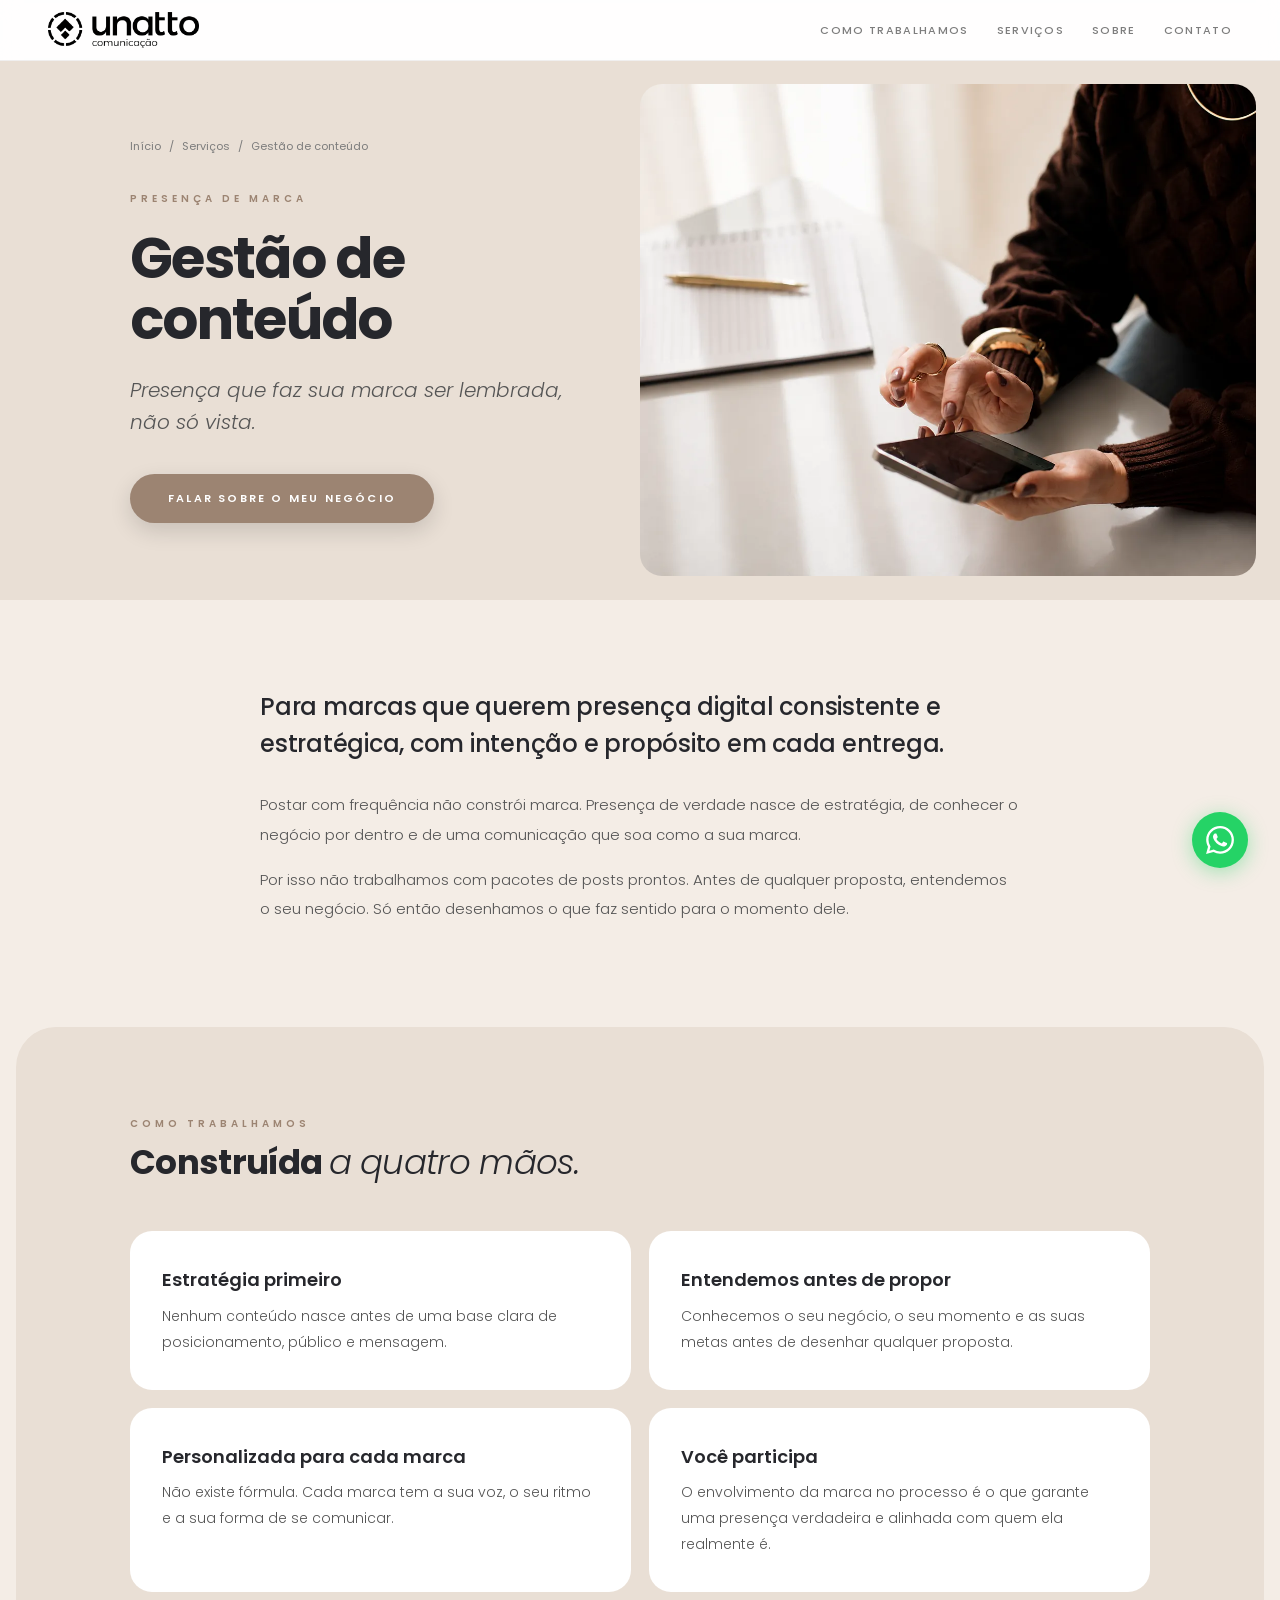
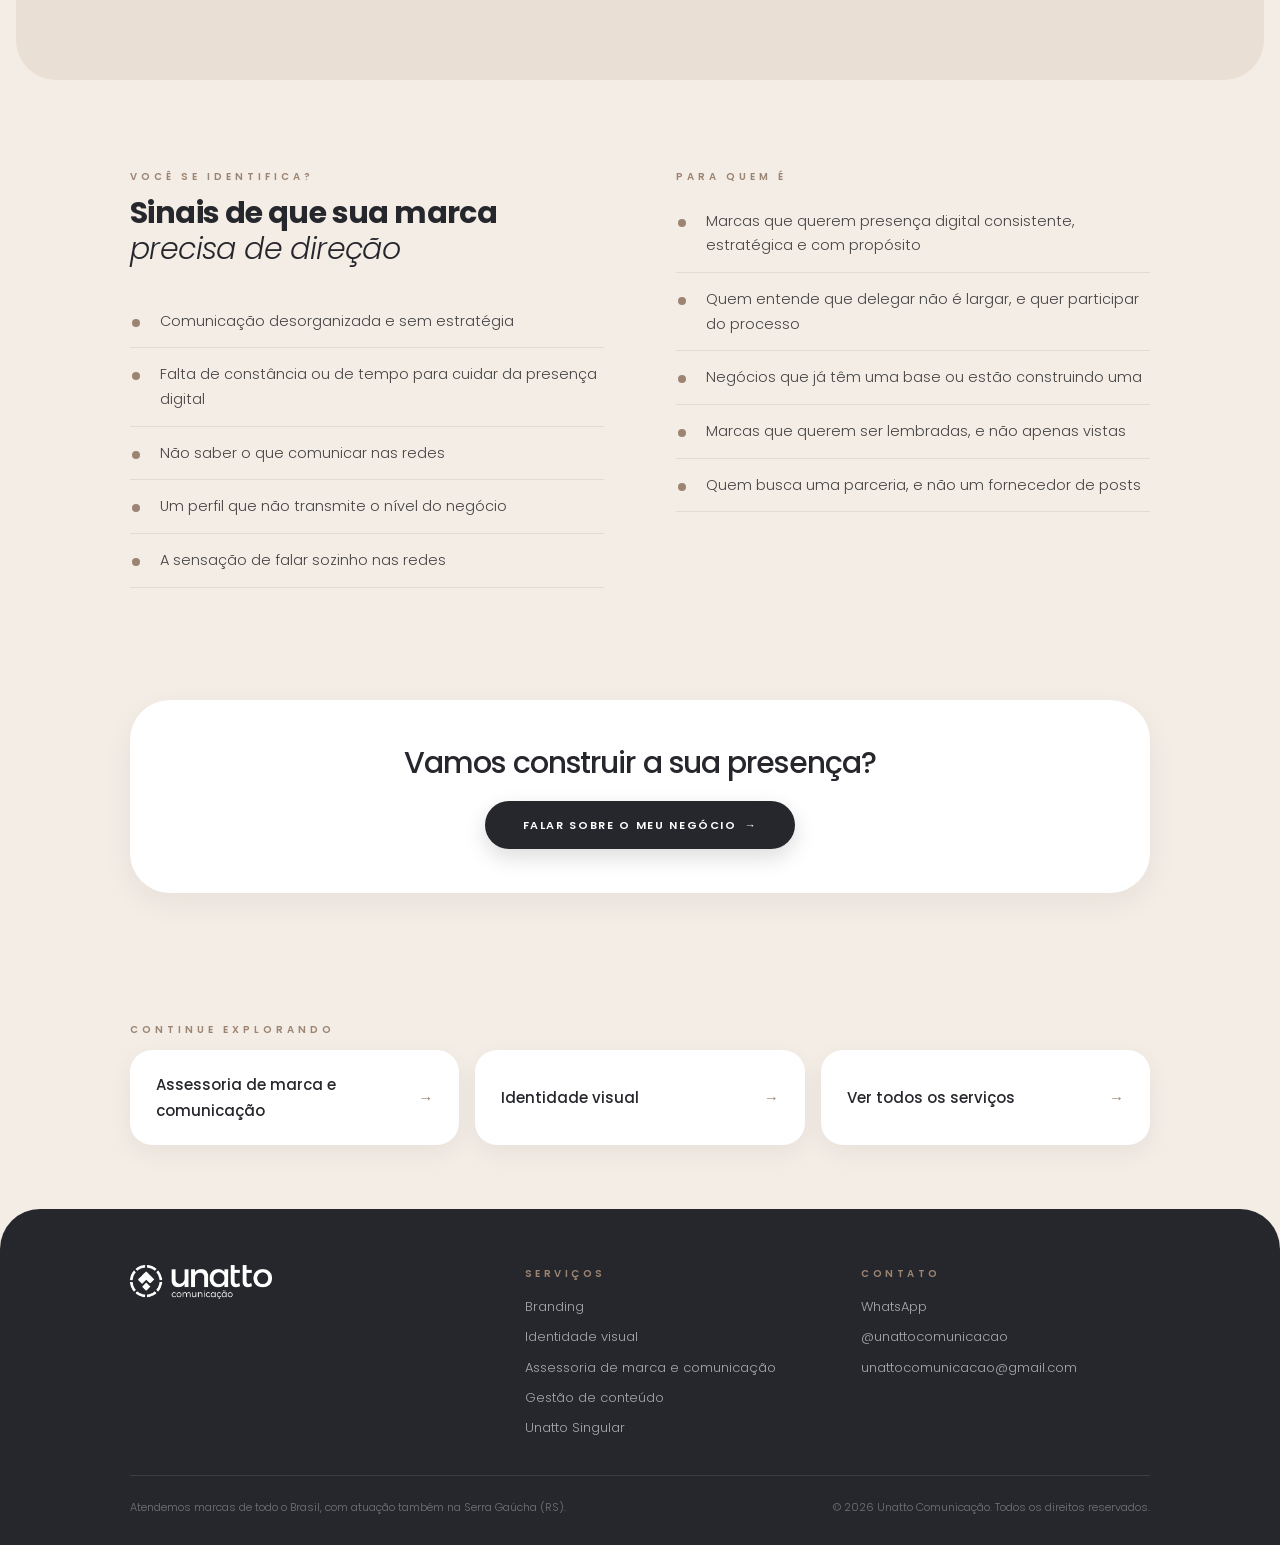
<file: gestao-de-conteudo/index.html>
<!DOCTYPE html>
<html lang="pt-BR">
<head>
<meta charset="UTF-8">
<meta name="viewport" content="width=device-width, initial-scale=1.0">
<title>Gestão de conteúdo e presença de marca | Unatto Comunicação</title>
<meta name="description" content="Gestão de conteúdo estratégica, construída a quatro mãos e personalizada para cada marca. Presença digital com intenção, sem pacotes prontos. Atendemos todo o Brasil, com atuação também na Serra Gaúcha (RS).">
<meta name="keywords" content="gestão de conteúdo, gestão de redes sociais, presença digital, estratégia de conteúdo, social media estratégico, comunicação de marca">
<meta name="author" content="Unatto Comunicação">
<meta name="robots" content="index, follow, max-image-preview:large">
<meta name="theme-color" content="#26272c">
<link rel="canonical" href="https://www.unatto.com.br/gestao-de-conteudo/">
<link rel="icon" type="image/png" sizes="32x32" href="/favicon.png">
<link rel="icon" type="image/png" sizes="48x48" href="/favicon-48.png">
<link rel="apple-touch-icon" href="/apple-touch-icon.png">
<meta property="og:locale" content="pt_BR">
<meta property="og:type" content="website">
<meta property="og:site_name" content="Unatto Comunicação">
<meta property="og:title" content="Gestão de conteúdo e presença de marca | Unatto Comunicação">
<meta property="og:description" content="Gestão de conteúdo estratégica, construída a quatro mãos e personalizada para cada marca. Presença digital com intenção, sem pacotes prontos. Atendemos todo o Brasil, com atuação também na Serra Gaúcha (RS).">
<meta property="og:url" content="https://www.unatto.com.br/gestao-de-conteudo/">
<meta property="og:image" content="https://www.unatto.com.br/og-image.jpg">
<meta property="og:image:width" content="1200">
<meta property="og:image:height" content="630">
<meta name="twitter:card" content="summary_large_image">
<meta name="twitter:title" content="Gestão de conteúdo e presença de marca | Unatto Comunicação">
<meta name="twitter:description" content="Gestão de conteúdo estratégica, construída a quatro mãos e personalizada para cada marca. Presença digital com intenção, sem pacotes prontos. Atendemos todo o Brasil, com atuação também na Serra Gaúcha (RS).">
<meta name="twitter:image" content="https://www.unatto.com.br/og-image.jpg">
<link rel="preload" href="/assets/fonts/poppins-400-normal.woff2" as="font" type="font/woff2" crossorigin>
<link rel="preload" href="/assets/fonts/poppins-700-normal.woff2" as="font" type="font/woff2" crossorigin>
<link rel="stylesheet" href="/assets/css/style.css">
<script type="application/ld+json">{"@context": "https://schema.org", "@type": "ProfessionalService", "@id": "https://www.unatto.com.br/#organization", "name": "Unatto Comunicação", "url": "https://www.unatto.com.br/", "logo": "https://www.unatto.com.br/assets/img/logo.png", "image": "https://www.unatto.com.br/og-image.jpg", "description": "Estúdio de design e comunicação focado em branding, identidade visual, assessoria de marca e gestão de conteúdo.", "founder": {"@type": "Person", "name": "Shalana Pelicioli"}, "telephone": "+55 54 99933-1932", "email": "unattocomunicacao@gmail.com", "areaServed": {"@type": "Country", "name": "Brasil"}, "sameAs": ["https://www.instagram.com/unattocomunicacao"], "knowsAbout": ["Branding", "Identidade visual", "Posicionamento de marca", "Gestão de conteúdo", "Comunicação estratégica"]}</script>
<script type="application/ld+json">{"@context": "https://schema.org", "@type": "Service", "name": "Gestão de conteúdo", "description": "Gestão de conteúdo estratégica, construída a quatro mãos e personalizada para cada marca. Presença digital com intenção, sem pacotes prontos. Atendemos todo o Brasil, com atuação também na Serra Gaúcha (RS).", "url": "https://www.unatto.com.br/gestao-de-conteudo/", "serviceType": "Gestão de conteúdo", "provider": {"@id": "https://www.unatto.com.br/#organization"}, "areaServed": {"@type": "Country", "name": "Brasil"}, "image": "https://www.unatto.com.br/assets/img/gestao-de-conteudo.webp"}</script>
<script type="application/ld+json">{"@context": "https://schema.org", "@type": "BreadcrumbList", "itemListElement": [{"@type": "ListItem", "position": 1, "name": "Início", "item": "https://www.unatto.com.br/"}, {"@type": "ListItem", "position": 2, "name": "Gestão de conteúdo", "item": "https://www.unatto.com.br/gestao-de-conteudo/"}]}</script>
</head>
<body>
<a class="skip" href="#conteudo">Ir para o conteúdo</a>
<nav class="nav" aria-label="Principal">
  <a href="/" class="nav-logo" aria-label="Unatto Comunicação, página inicial"><img src="/assets/img/logo.png" alt="Unatto Comunicação" width="150" height="36"></a>
  <ul class="nav-links">
    <li><a href="/#processo">Como trabalhamos</a></li>
    <li class="has-sub"><a href="/#servicos">Serviços</a><div class="sub"><a href="/branding/">Branding</a><a href="/identidade-visual/">Identidade visual</a><a href="/assessoria-de-marca-e-comunicacao/">Assessoria de marca e comunicação</a><a href="/gestao-de-conteudo/">Gestão de conteúdo</a><a href="/unatto-singular/">Unatto Singular</a></div></li>
    <li><a href="/#sobre">Sobre</a></li>
    <li><a href="/#contato">Contato</a></li>
  </ul>
  <button class="nav-hamburger" id="menuBtn" aria-label="Abrir menu" aria-expanded="false"><span></span><span></span><span></span></button>
</nav>
<div class="mobile-menu" id="mobileMenu">
  <a href="/#processo">Como trabalhamos</a>
  <div class="mm-group"><span class="mm-label">Serviços</span><a href="/branding/">Branding</a><a href="/identidade-visual/">Identidade visual</a><a href="/assessoria-de-marca-e-comunicacao/">Assessoria de marca e comunicação</a><a href="/gestao-de-conteudo/">Gestão de conteúdo</a><a href="/unatto-singular/">Unatto Singular</a></div>
  <a href="/#sobre">Sobre</a>
  <a href="/#contato">Contato</a>
</div>
<main id="conteudo">
<section class="page-hero">
  <div class="page-hero-text">
    <nav class="crumbs" aria-label="Você está em"><a href="/">Início</a><span aria-hidden="true">/</span><a href="/#servicos">Serviços</a><span aria-hidden="true">/</span><span>Gestão de conteúdo</span></nav>
    <div class="eyebrow">Presença de marca</div>
    <h1 class="page-title">Gestão de conteúdo</h1>
    <p class="page-promessa">Presença que faz sua marca ser lembrada, não só vista.</p>
    <a href="https://wa.me/5554999331932?text=Ol%C3%A1%2C%20Shalana%21%20Quero%20conversar%20sobre%20gest%C3%A3o%20de%20conte%C3%BAdo." class="btn-primary" target="_blank" rel="noopener">Falar sobre o meu negócio</a>
  </div>
  <div class="page-hero-img"><img src="/assets/img/gestao-de-conteudo.webp" alt="Gestão de conteúdo na Unatto Comunicação" width="1200" height="960" fetchpriority="high"></div>
</section>

<section class="section intro-page">
  <div class="section-inner narrow">
    <p class="enxuta reveal">Para marcas que querem presença digital consistente e estratégica, com intenção e propósito em cada entrega.</p>
    <div class="narrativa reveal"><p>Postar com frequência não constrói marca. Presença de verdade nasce de estratégia, de conhecer o negócio por dentro e de uma comunicação que soa como a sua marca.</p><p>Por isso não trabalhamos com pacotes de posts prontos. Antes de qualquer proposta, entendemos o seu negócio. Só então desenhamos o que faz sentido para o momento dele.</p></div>
  </div>
</section>

<section class="section bloco">
  <div class="section-inner">
    <div class="eyebrow reveal">Como trabalhamos</div>
    <h2 class="section-title reveal">Construída <em>a quatro mãos.</em></h2>
    <ul class="princs"><li class="princ reveal" style="transition-delay:0.00s"><h3>Estratégia primeiro</h3><p>Nenhum conteúdo nasce antes de uma base clara de posicionamento, público e mensagem.</p></li><li class="princ reveal" style="transition-delay:0.07s"><h3>Entendemos antes de propor</h3><p>Conhecemos o seu negócio, o seu momento e as suas metas antes de desenhar qualquer proposta.</p></li><li class="princ reveal" style="transition-delay:0.14s"><h3>Personalizada para cada marca</h3><p>Não existe fórmula. Cada marca tem a sua voz, o seu ritmo e a sua forma de se comunicar.</p></li><li class="princ reveal" style="transition-delay:0.21s"><h3>Você participa</h3><p>O envolvimento da marca no processo é o que garante uma presença verdadeira e alinhada com quem ela realmente é.</p></li></ul>
  </div>
</section>

<section class="section listas">
  <div class="section-inner duo">
    <div class="reveal-left"><div class="eyebrow">Você se identifica?</div><h2 class="list-title">Sinais de que sua marca<br><em>precisa de direção</em></h2><ul class="tick"><li>Comunicação desorganizada e sem estratégia</li><li>Falta de constância ou de tempo para cuidar da presença digital</li><li>Não saber o que comunicar nas redes</li><li>Um perfil que não transmite o nível do negócio</li><li>A sensação de falar sozinho nas redes</li></ul></div>
    <div class="reveal-right"><div class="eyebrow">Para quem é</div><ul class="tick tick-solo"><li>Marcas que querem presença digital consistente, estratégica e com propósito</li><li>Quem entende que delegar não é largar, e quer participar do processo</li><li>Negócios que já têm uma base ou estão construindo uma</li><li>Marcas que querem ser lembradas, e não apenas vistas</li><li>Quem busca uma parceria, e não um fornecedor de posts</li></ul></div>
  </div>
</section>
<section class="section cta-final" id="contato">
  <div class="section-inner center">
    <h2 class="cta-titulo reveal">Vamos construir a sua presença?</h2>
    <div class="reveal"><a href="https://wa.me/5554999331932?text=Ol%C3%A1%2C%20Shalana%21%20Quero%20conversar%20sobre%20gest%C3%A3o%20de%20conte%C3%BAdo." class="btn-dark" target="_blank" rel="noopener">Falar sobre o meu negócio <span aria-hidden="true">→</span></a></div>
  </div>
</section>

<section class="section rel">
  <div class="section-inner">
    <div class="eyebrow reveal">Continue explorando</div>
    <div class="rel-grid"><a class="rel-card" href="/assessoria-de-marca-e-comunicacao/"><span class="rel-nome">Assessoria de marca e comunicação</span><span class="rel-seta" aria-hidden="true">→</span></a><a class="rel-card" href="/identidade-visual/"><span class="rel-nome">Identidade visual</span><span class="rel-seta" aria-hidden="true">→</span></a><a class="rel-card" href="/#servicos"><span class="rel-nome">Ver todos os serviços</span><span class="rel-seta" aria-hidden="true">→</span></a></div>
  </div>
</section>
</main>
<footer class="footer">
  <div class="footer-top">
    <a href="/" class="footer-logo" aria-label="Unatto Comunicação"><img src="/assets/img/logo-branco.png" alt="Unatto Comunicação" width="150" height="36" loading="lazy"></a>
    <div class="footer-col"><span class="footer-h">Serviços</span><a href="/branding/">Branding</a><a href="/identidade-visual/">Identidade visual</a><a href="/assessoria-de-marca-e-comunicacao/">Assessoria de marca e comunicação</a><a href="/gestao-de-conteudo/">Gestão de conteúdo</a><a href="/unatto-singular/">Unatto Singular</a></div>
    <div class="footer-col"><span class="footer-h">Contato</span>
      <a href="https://wa.me/5554999331932" target="_blank" rel="noopener">WhatsApp</a>
      <a href="https://www.instagram.com/unattocomunicacao" target="_blank" rel="noopener">@unattocomunicacao</a>
      <a href="mailto:unattocomunicacao@gmail.com">unattocomunicacao@gmail.com</a>
    </div>
  </div>
  <div class="footer-bottom">
    <p>Atendemos marcas de todo o Brasil, com atuação também na Serra Gaúcha (RS).</p>
    <p>© 2026 Unatto Comunicação. Todos os direitos reservados.</p>
  </div>
</footer>
<a href="https://wa.me/5554999331932" class="whatsapp-float" target="_blank" rel="noopener" aria-label="Falar no WhatsApp"><span class="whatsapp-tooltip">Vamos conversar</span><svg xmlns="http://www.w3.org/2000/svg" viewBox="0 0 24 24" aria-hidden="true"><path d="M17.472 14.382c-.297-.149-1.758-.867-2.03-.967-.273-.099-.471-.148-.67.15-.197.297-.767.966-.94 1.164-.173.199-.347.223-.644.075-.297-.15-1.255-.463-2.39-1.475-.883-.788-1.48-1.761-1.653-2.059-.173-.297-.018-.458.13-.606.134-.133.298-.347.446-.52.149-.174.198-.298.298-.497.099-.198.05-.371-.025-.52-.075-.149-.669-1.612-.916-2.207-.242-.579-.487-.5-.669-.51-.173-.008-.371-.01-.57-.01-.198 0-.52.074-.792.372-.272.297-1.04 1.016-1.04 2.479 0 1.462 1.065 2.875 1.213 3.074.149.198 2.096 3.2 5.077 4.487.709.306 1.262.489 1.694.625.712.227 1.36.195 1.871.118.571-.085 1.758-.719 2.006-1.413.248-.694.248-1.289.173-1.413-.074-.124-.272-.198-.57-.347m-5.421 7.403h-.004a9.87 9.87 0 01-5.031-1.378l-.361-.214-3.741.982.998-3.648-.235-.374a9.86 9.86 0 01-1.51-5.26c.001-5.45 4.436-9.884 9.888-9.884 2.64 0 5.122 1.03 6.988 2.898a9.825 9.825 0 012.893 6.994c-.003 5.45-4.437 9.884-9.885 9.884m8.413-18.297A11.815 11.815 0 0012.05 0C5.495 0 .16 5.335.157 11.892c0 2.096.547 4.142 1.588 5.945L.057 24l6.305-1.654a11.882 11.882 0 005.683 1.448h.005c6.554 0 11.89-5.335 11.893-11.893a11.821 11.821 0 00-3.48-8.413z"/></svg></a>
<script src="/assets/js/script.js" defer></script>
</body>
</html>
</file>
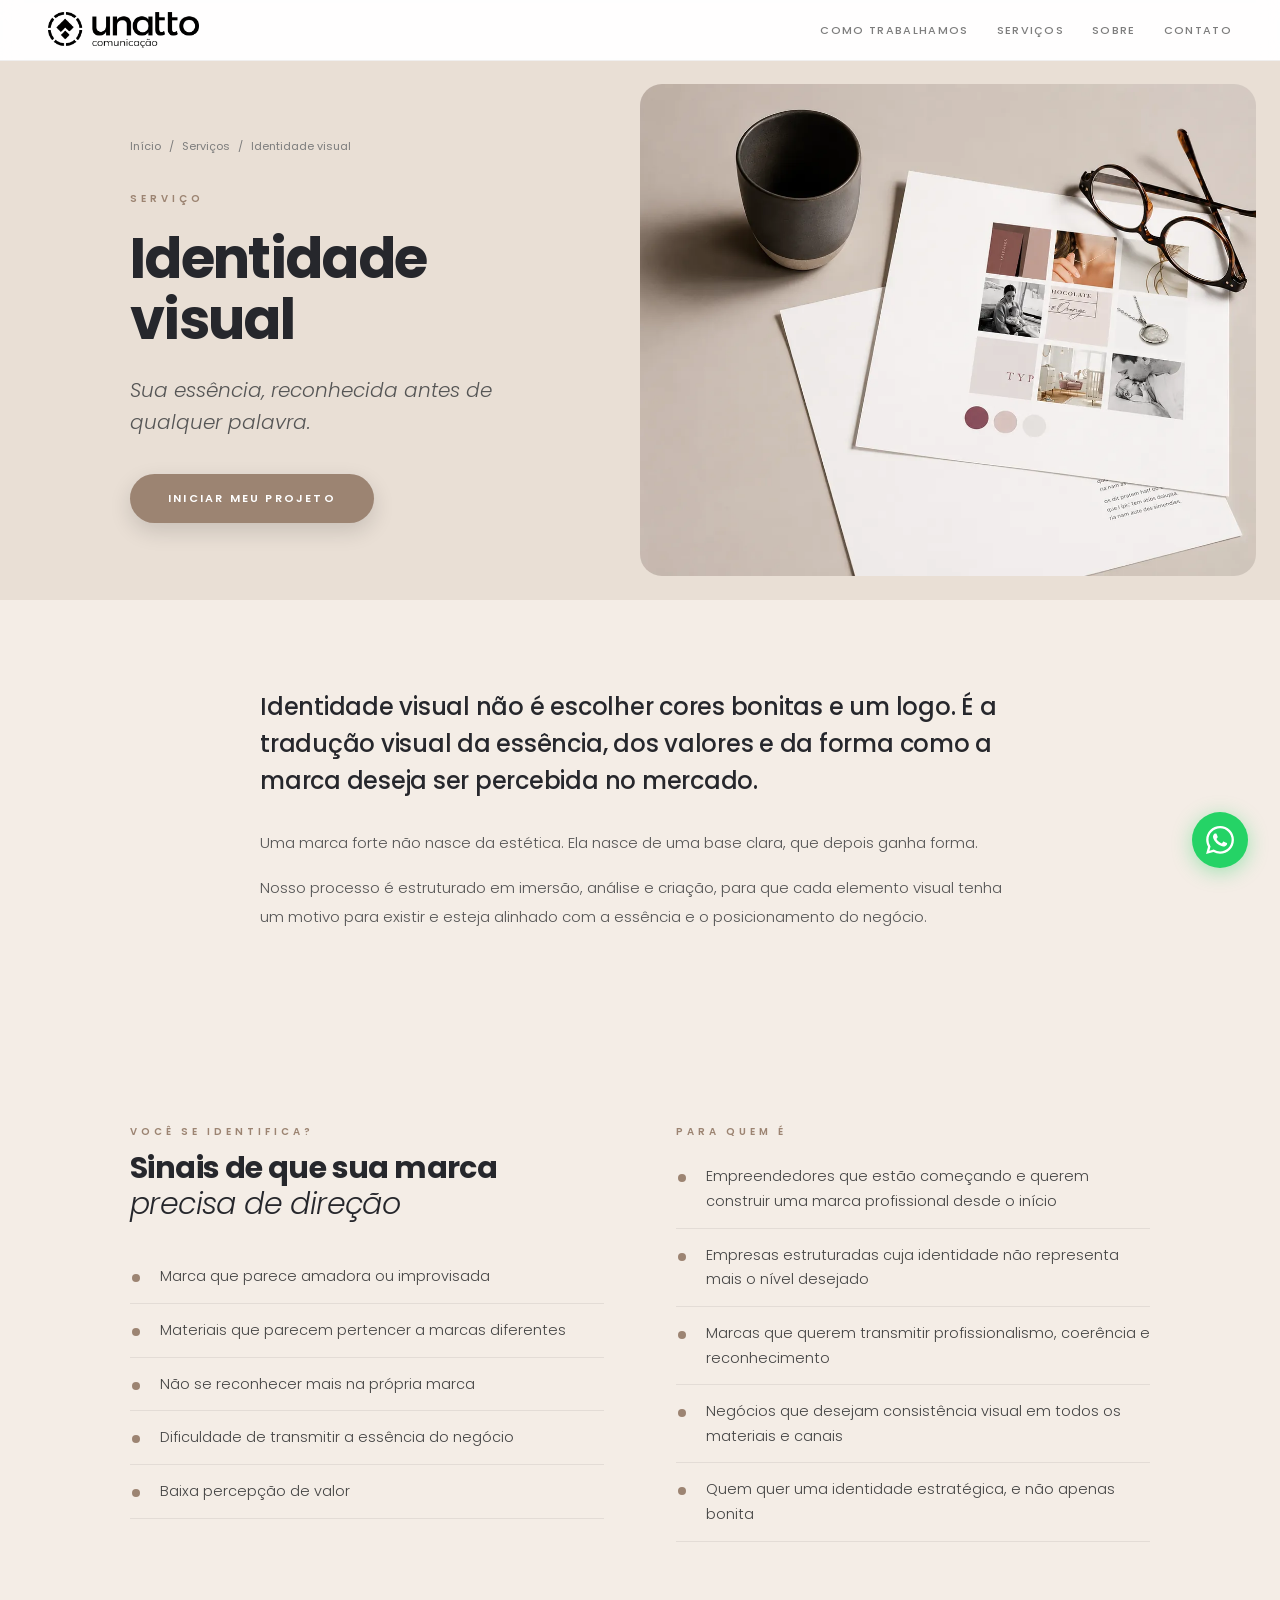
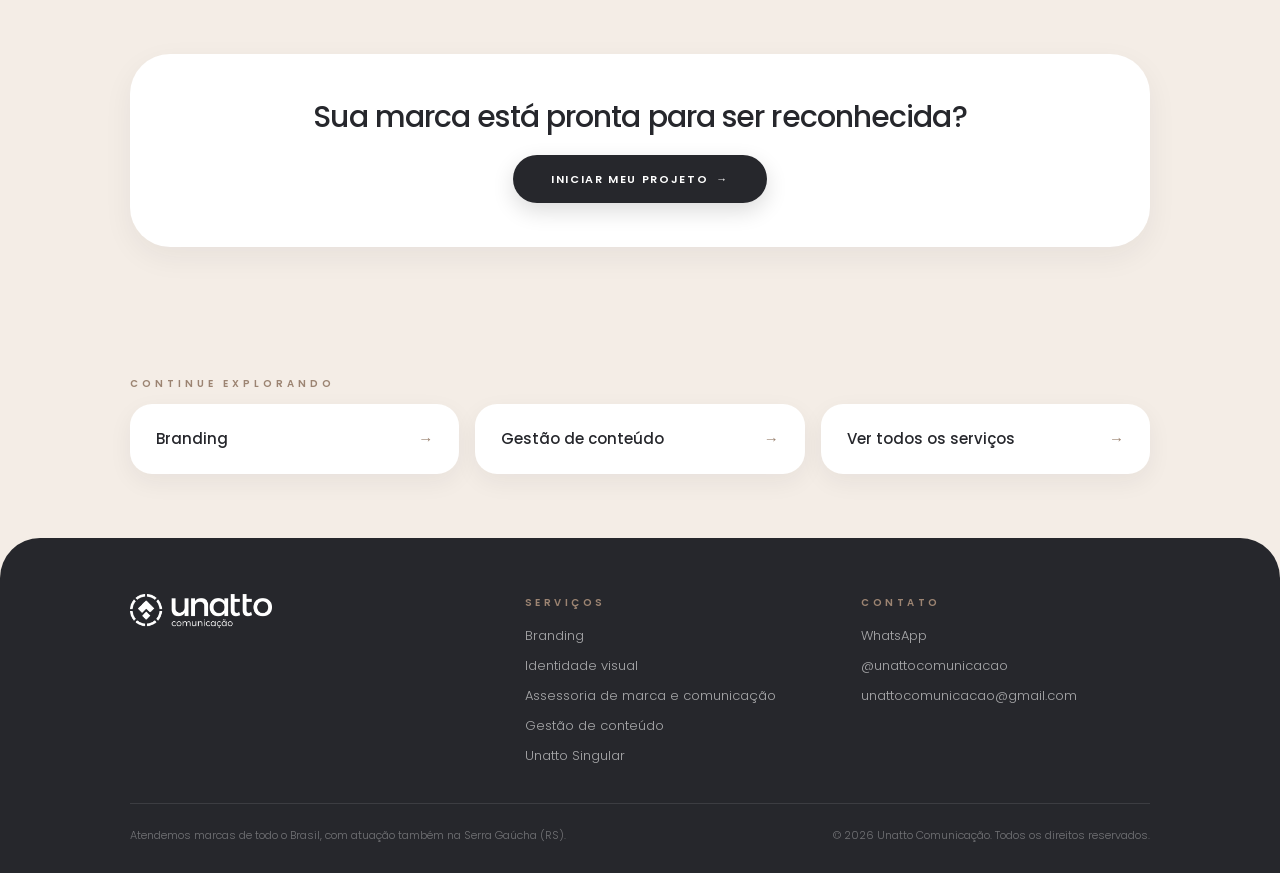
<file: identidade-visual/index.html>
<!DOCTYPE html>
<html lang="pt-BR">
<head>
<meta charset="UTF-8">
<meta name="viewport" content="width=device-width, initial-scale=1.0">
<title>Identidade visual estratégica para marcas | Unatto Comunicação</title>
<meta name="description" content="Identidade visual construída a partir da essência e do posicionamento da marca: conceito, manifesto, logotipo, cores, tipografia e brandbook. Atendemos todo o Brasil, com atuação também na Serra Gaúcha (RS).">
<meta name="keywords" content="identidade visual, criação de identidade visual, design de marca, logotipo, brandbook, designer de identidade visual">
<meta name="author" content="Unatto Comunicação">
<meta name="robots" content="index, follow, max-image-preview:large">
<meta name="theme-color" content="#26272c">
<link rel="canonical" href="https://www.unatto.com.br/identidade-visual/">
<link rel="icon" type="image/png" sizes="32x32" href="/favicon.png">
<link rel="icon" type="image/png" sizes="48x48" href="/favicon-48.png">
<link rel="apple-touch-icon" href="/apple-touch-icon.png">
<meta property="og:locale" content="pt_BR">
<meta property="og:type" content="website">
<meta property="og:site_name" content="Unatto Comunicação">
<meta property="og:title" content="Identidade visual estratégica para marcas | Unatto Comunicação">
<meta property="og:description" content="Identidade visual construída a partir da essência e do posicionamento da marca: conceito, manifesto, logotipo, cores, tipografia e brandbook. Atendemos todo o Brasil, com atuação também na Serra Gaúcha (RS).">
<meta property="og:url" content="https://www.unatto.com.br/identidade-visual/">
<meta property="og:image" content="https://www.unatto.com.br/og-image.jpg">
<meta property="og:image:width" content="1200">
<meta property="og:image:height" content="630">
<meta name="twitter:card" content="summary_large_image">
<meta name="twitter:title" content="Identidade visual estratégica para marcas | Unatto Comunicação">
<meta name="twitter:description" content="Identidade visual construída a partir da essência e do posicionamento da marca: conceito, manifesto, logotipo, cores, tipografia e brandbook. Atendemos todo o Brasil, com atuação também na Serra Gaúcha (RS).">
<meta name="twitter:image" content="https://www.unatto.com.br/og-image.jpg">
<link rel="preload" href="/assets/fonts/poppins-400-normal.woff2" as="font" type="font/woff2" crossorigin>
<link rel="preload" href="/assets/fonts/poppins-700-normal.woff2" as="font" type="font/woff2" crossorigin>
<link rel="stylesheet" href="/assets/css/style.css">
<script type="application/ld+json">{"@context": "https://schema.org", "@type": "ProfessionalService", "@id": "https://www.unatto.com.br/#organization", "name": "Unatto Comunicação", "url": "https://www.unatto.com.br/", "logo": "https://www.unatto.com.br/assets/img/logo.png", "image": "https://www.unatto.com.br/og-image.jpg", "description": "Estúdio de design e comunicação focado em branding, identidade visual, assessoria de marca e gestão de conteúdo.", "founder": {"@type": "Person", "name": "Shalana Pelicioli"}, "telephone": "+55 54 99933-1932", "email": "unattocomunicacao@gmail.com", "areaServed": {"@type": "Country", "name": "Brasil"}, "sameAs": ["https://www.instagram.com/unattocomunicacao"], "knowsAbout": ["Branding", "Identidade visual", "Posicionamento de marca", "Gestão de conteúdo", "Comunicação estratégica"]}</script>
<script type="application/ld+json">{"@context": "https://schema.org", "@type": "Service", "name": "Identidade visual", "description": "Identidade visual construída a partir da essência e do posicionamento da marca: conceito, manifesto, logotipo, cores, tipografia e brandbook. Atendemos todo o Brasil, com atuação também na Serra Gaúcha (RS).", "url": "https://www.unatto.com.br/identidade-visual/", "serviceType": "Identidade visual", "provider": {"@id": "https://www.unatto.com.br/#organization"}, "areaServed": {"@type": "Country", "name": "Brasil"}, "image": "https://www.unatto.com.br/assets/img/identidade-visual.webp"}</script>
<script type="application/ld+json">{"@context": "https://schema.org", "@type": "BreadcrumbList", "itemListElement": [{"@type": "ListItem", "position": 1, "name": "Início", "item": "https://www.unatto.com.br/"}, {"@type": "ListItem", "position": 2, "name": "Identidade visual", "item": "https://www.unatto.com.br/identidade-visual/"}]}</script>
</head>
<body>
<a class="skip" href="#conteudo">Ir para o conteúdo</a>
<nav class="nav" aria-label="Principal">
  <a href="/" class="nav-logo" aria-label="Unatto Comunicação, página inicial"><img src="/assets/img/logo.png" alt="Unatto Comunicação" width="150" height="36"></a>
  <ul class="nav-links">
    <li><a href="/#processo">Como trabalhamos</a></li>
    <li class="has-sub"><a href="/#servicos">Serviços</a><div class="sub"><a href="/branding/">Branding</a><a href="/identidade-visual/">Identidade visual</a><a href="/assessoria-de-marca-e-comunicacao/">Assessoria de marca e comunicação</a><a href="/gestao-de-conteudo/">Gestão de conteúdo</a><a href="/unatto-singular/">Unatto Singular</a></div></li>
    <li><a href="/#sobre">Sobre</a></li>
    <li><a href="/#contato">Contato</a></li>
  </ul>
  <button class="nav-hamburger" id="menuBtn" aria-label="Abrir menu" aria-expanded="false"><span></span><span></span><span></span></button>
</nav>
<div class="mobile-menu" id="mobileMenu">
  <a href="/#processo">Como trabalhamos</a>
  <div class="mm-group"><span class="mm-label">Serviços</span><a href="/branding/">Branding</a><a href="/identidade-visual/">Identidade visual</a><a href="/assessoria-de-marca-e-comunicacao/">Assessoria de marca e comunicação</a><a href="/gestao-de-conteudo/">Gestão de conteúdo</a><a href="/unatto-singular/">Unatto Singular</a></div>
  <a href="/#sobre">Sobre</a>
  <a href="/#contato">Contato</a>
</div>
<main id="conteudo">
<section class="page-hero">
  <div class="page-hero-text">
    <nav class="crumbs" aria-label="Você está em"><a href="/">Início</a><span aria-hidden="true">/</span><a href="/#servicos">Serviços</a><span aria-hidden="true">/</span><span>Identidade visual</span></nav>
    <div class="eyebrow">Serviço</div>
    <h1 class="page-title">Identidade visual</h1>
    <p class="page-promessa">Sua essência, reconhecida antes de qualquer palavra.</p>
    <a href="https://wa.me/5554999331932?text=Ol%C3%A1%2C%20Shalana%21%20Quero%20iniciar%20um%20projeto%20de%20identidade%20visual." class="btn-primary" target="_blank" rel="noopener">Iniciar meu projeto</a>
  </div>
  <div class="page-hero-img"><img src="/assets/img/identidade-visual.webp" alt="Identidade visual na Unatto Comunicação" width="1200" height="960" fetchpriority="high"></div>
</section>

<section class="section intro-page">
  <div class="section-inner narrow">
    <p class="enxuta reveal">Identidade visual não é escolher cores bonitas e um logo. É a tradução visual da essência, dos valores e da forma como a marca deseja ser percebida no mercado.</p>
    <div class="narrativa reveal"><p>Uma marca forte não nasce da estética. Ela nasce de uma base clara, que depois ganha forma.</p><p>Nosso processo é estruturado em imersão, análise e criação, para que cada elemento visual tenha um motivo para existir e esteja alinhado com a essência e o posicionamento do negócio.</p></div>
  </div>
</section>


<section class="section listas">
  <div class="section-inner duo">
    <div class="reveal-left"><div class="eyebrow">Você se identifica?</div><h2 class="list-title">Sinais de que sua marca<br><em>precisa de direção</em></h2><ul class="tick"><li>Marca que parece amadora ou improvisada</li><li>Materiais que parecem pertencer a marcas diferentes</li><li>Não se reconhecer mais na própria marca</li><li>Dificuldade de transmitir a essência do negócio</li><li>Baixa percepção de valor</li></ul></div>
    <div class="reveal-right"><div class="eyebrow">Para quem é</div><ul class="tick tick-solo"><li>Empreendedores que estão começando e querem construir uma marca profissional desde o início</li><li>Empresas estruturadas cuja identidade não representa mais o nível desejado</li><li>Marcas que querem transmitir profissionalismo, coerência e reconhecimento</li><li>Negócios que desejam consistência visual em todos os materiais e canais</li><li>Quem quer uma identidade estratégica, e não apenas bonita</li></ul></div>
  </div>
</section>
<section class="section cta-final" id="contato">
  <div class="section-inner center">
    <h2 class="cta-titulo reveal">Sua marca está pronta para ser reconhecida?</h2>
    <div class="reveal"><a href="https://wa.me/5554999331932?text=Ol%C3%A1%2C%20Shalana%21%20Quero%20iniciar%20um%20projeto%20de%20identidade%20visual." class="btn-dark" target="_blank" rel="noopener">Iniciar meu projeto <span aria-hidden="true">→</span></a></div>
  </div>
</section>

<section class="section rel">
  <div class="section-inner">
    <div class="eyebrow reveal">Continue explorando</div>
    <div class="rel-grid"><a class="rel-card" href="/branding/"><span class="rel-nome">Branding</span><span class="rel-seta" aria-hidden="true">→</span></a><a class="rel-card" href="/gestao-de-conteudo/"><span class="rel-nome">Gestão de conteúdo</span><span class="rel-seta" aria-hidden="true">→</span></a><a class="rel-card" href="/#servicos"><span class="rel-nome">Ver todos os serviços</span><span class="rel-seta" aria-hidden="true">→</span></a></div>
  </div>
</section>
</main>
<footer class="footer">
  <div class="footer-top">
    <a href="/" class="footer-logo" aria-label="Unatto Comunicação"><img src="/assets/img/logo-branco.png" alt="Unatto Comunicação" width="150" height="36" loading="lazy"></a>
    <div class="footer-col"><span class="footer-h">Serviços</span><a href="/branding/">Branding</a><a href="/identidade-visual/">Identidade visual</a><a href="/assessoria-de-marca-e-comunicacao/">Assessoria de marca e comunicação</a><a href="/gestao-de-conteudo/">Gestão de conteúdo</a><a href="/unatto-singular/">Unatto Singular</a></div>
    <div class="footer-col"><span class="footer-h">Contato</span>
      <a href="https://wa.me/5554999331932" target="_blank" rel="noopener">WhatsApp</a>
      <a href="https://www.instagram.com/unattocomunicacao" target="_blank" rel="noopener">@unattocomunicacao</a>
      <a href="mailto:unattocomunicacao@gmail.com">unattocomunicacao@gmail.com</a>
    </div>
  </div>
  <div class="footer-bottom">
    <p>Atendemos marcas de todo o Brasil, com atuação também na Serra Gaúcha (RS).</p>
    <p>© 2026 Unatto Comunicação. Todos os direitos reservados.</p>
  </div>
</footer>
<a href="https://wa.me/5554999331932" class="whatsapp-float" target="_blank" rel="noopener" aria-label="Falar no WhatsApp"><span class="whatsapp-tooltip">Vamos conversar</span><svg xmlns="http://www.w3.org/2000/svg" viewBox="0 0 24 24" aria-hidden="true"><path d="M17.472 14.382c-.297-.149-1.758-.867-2.03-.967-.273-.099-.471-.148-.67.15-.197.297-.767.966-.94 1.164-.173.199-.347.223-.644.075-.297-.15-1.255-.463-2.39-1.475-.883-.788-1.48-1.761-1.653-2.059-.173-.297-.018-.458.13-.606.134-.133.298-.347.446-.52.149-.174.198-.298.298-.497.099-.198.05-.371-.025-.52-.075-.149-.669-1.612-.916-2.207-.242-.579-.487-.5-.669-.51-.173-.008-.371-.01-.57-.01-.198 0-.52.074-.792.372-.272.297-1.04 1.016-1.04 2.479 0 1.462 1.065 2.875 1.213 3.074.149.198 2.096 3.2 5.077 4.487.709.306 1.262.489 1.694.625.712.227 1.36.195 1.871.118.571-.085 1.758-.719 2.006-1.413.248-.694.248-1.289.173-1.413-.074-.124-.272-.198-.57-.347m-5.421 7.403h-.004a9.87 9.87 0 01-5.031-1.378l-.361-.214-3.741.982.998-3.648-.235-.374a9.86 9.86 0 01-1.51-5.26c.001-5.45 4.436-9.884 9.888-9.884 2.64 0 5.122 1.03 6.988 2.898a9.825 9.825 0 012.893 6.994c-.003 5.45-4.437 9.884-9.885 9.884m8.413-18.297A11.815 11.815 0 0012.05 0C5.495 0 .16 5.335.157 11.892c0 2.096.547 4.142 1.588 5.945L.057 24l6.305-1.654a11.882 11.882 0 005.683 1.448h.005c6.554 0 11.89-5.335 11.893-11.893a11.821 11.821 0 00-3.48-8.413z"/></svg></a>
<script src="/assets/js/script.js" defer></script>
</body>
</html>
</file>
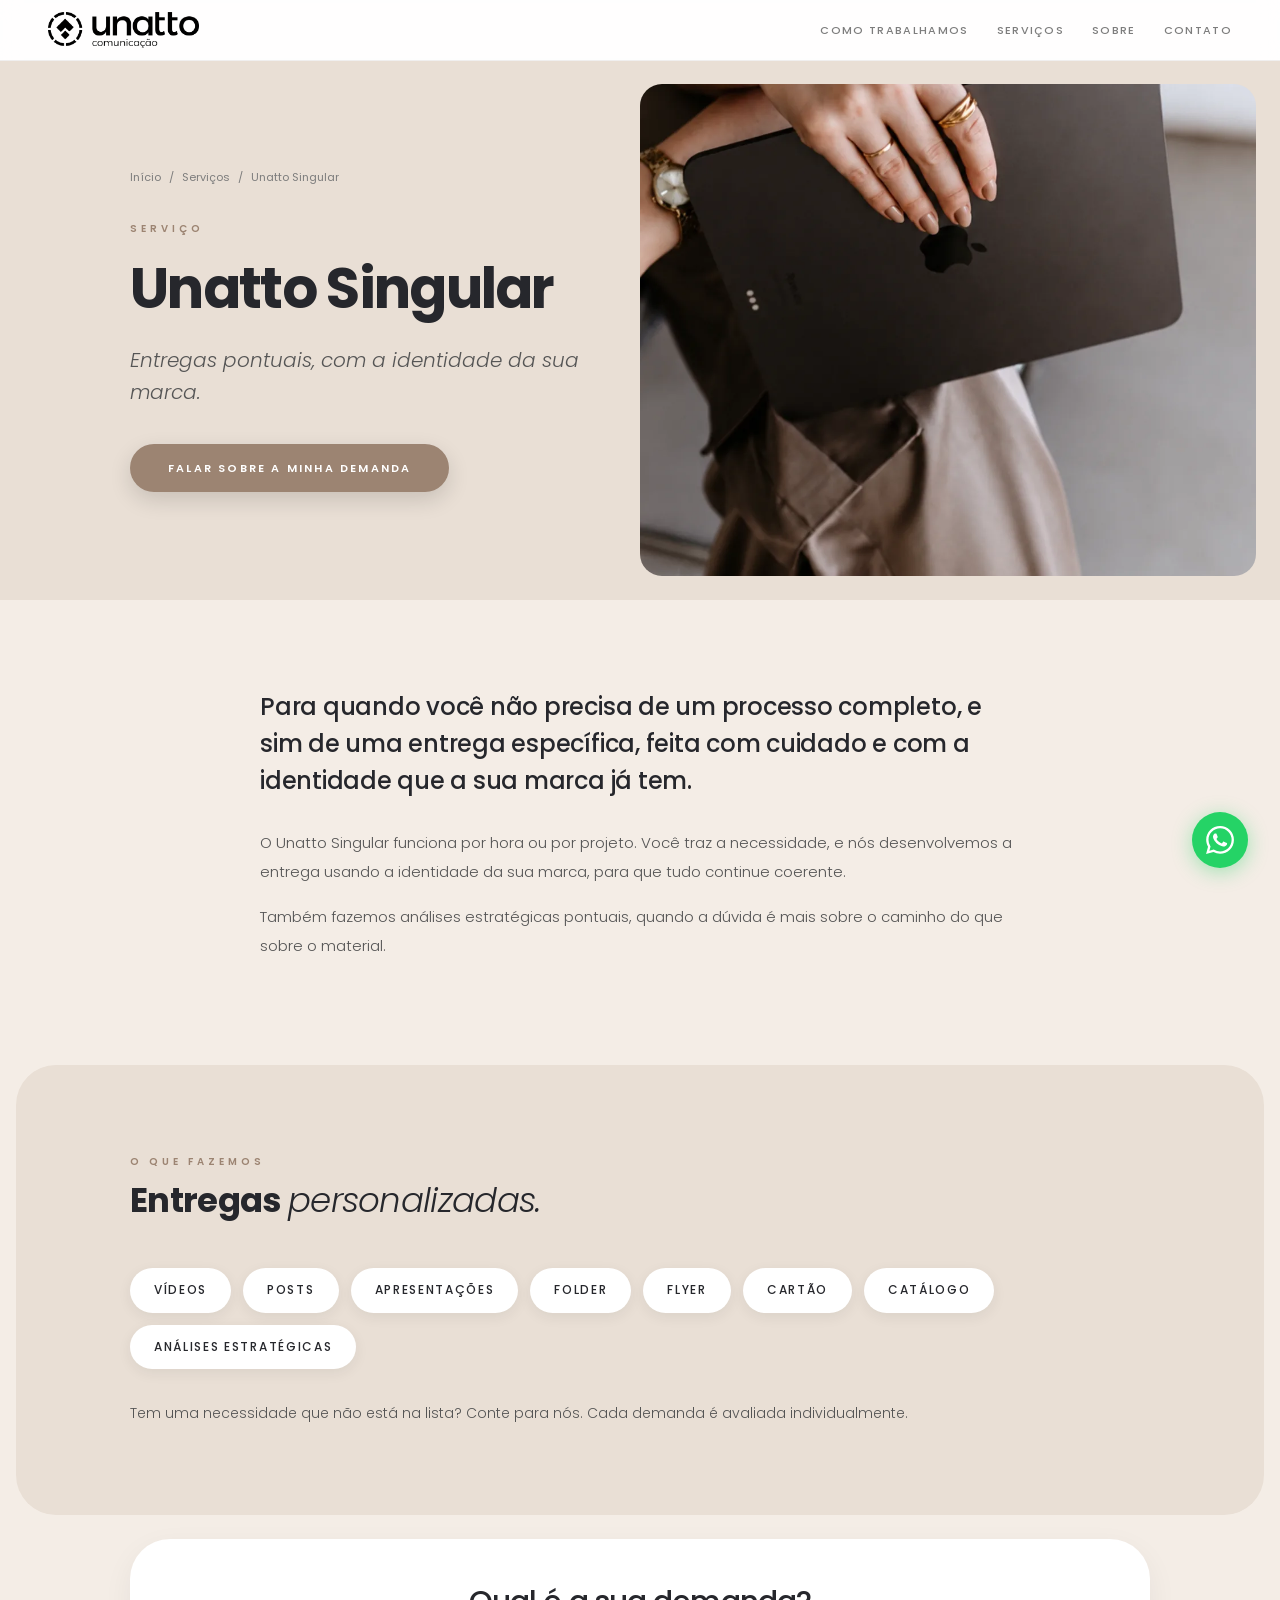
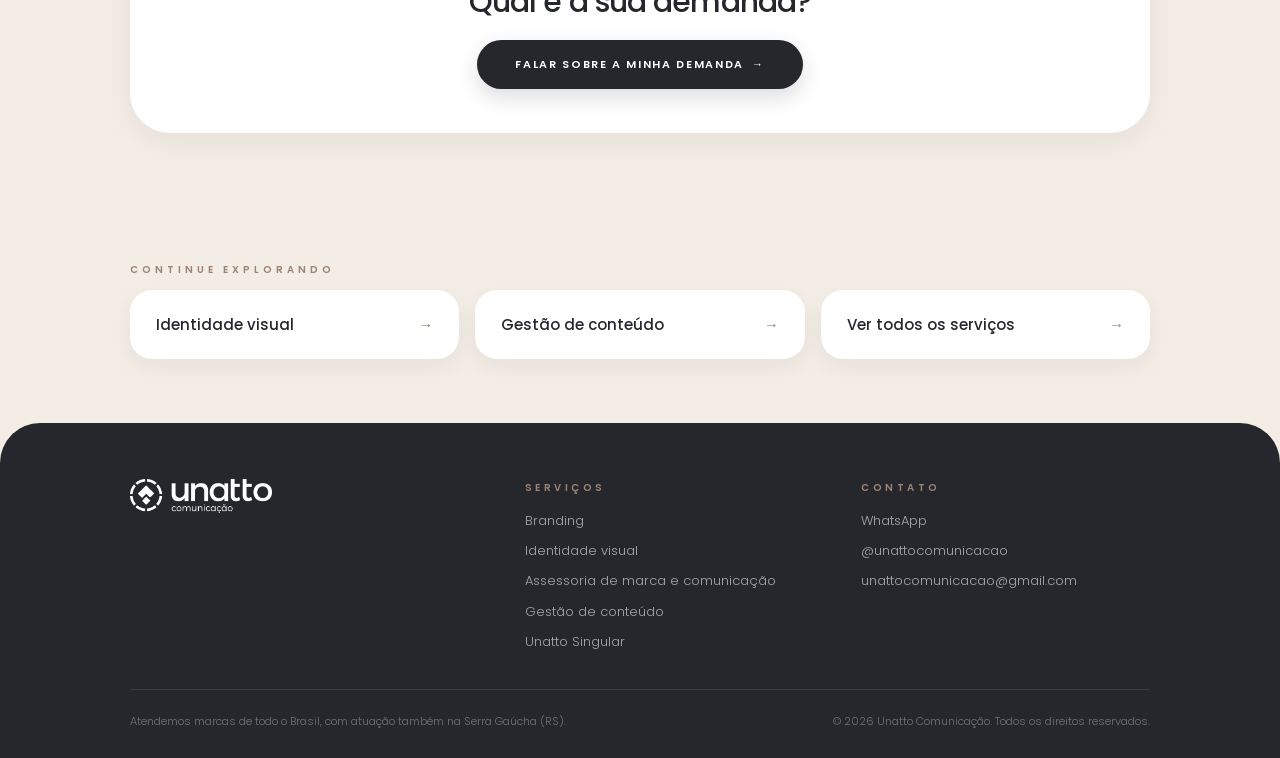
<file: unatto-singular/index.html>
<!DOCTYPE html>
<html lang="pt-BR">
<head>
<meta charset="UTF-8">
<meta name="viewport" content="width=device-width, initial-scale=1.0">
<title>Unatto Singular: design e comunicação sob demanda | Unatto Comunicação</title>
<meta name="description" content="Entregas pontuais de design e comunicação, por hora ou por projeto, com a identidade da sua marca: vídeos, posts, apresentações, folder, flyer, cartão e catálogo. Atendemos todo o Brasil.">
<meta name="keywords" content="design sob demanda, freelancer de design, criação de materiais, apresentação institucional, catálogo, folder, flyer, cartão de visita, edição de vídeo">
<meta name="author" content="Unatto Comunicação">
<meta name="robots" content="index, follow, max-image-preview:large">
<meta name="theme-color" content="#26272c">
<link rel="canonical" href="https://www.unatto.com.br/unatto-singular/">
<link rel="icon" type="image/png" sizes="32x32" href="/favicon.png">
<link rel="icon" type="image/png" sizes="48x48" href="/favicon-48.png">
<link rel="apple-touch-icon" href="/apple-touch-icon.png">
<meta property="og:locale" content="pt_BR">
<meta property="og:type" content="website">
<meta property="og:site_name" content="Unatto Comunicação">
<meta property="og:title" content="Unatto Singular: design e comunicação sob demanda | Unatto Comunicação">
<meta property="og:description" content="Entregas pontuais de design e comunicação, por hora ou por projeto, com a identidade da sua marca: vídeos, posts, apresentações, folder, flyer, cartão e catálogo. Atendemos todo o Brasil.">
<meta property="og:url" content="https://www.unatto.com.br/unatto-singular/">
<meta property="og:image" content="https://www.unatto.com.br/og-image.jpg">
<meta property="og:image:width" content="1200">
<meta property="og:image:height" content="630">
<meta name="twitter:card" content="summary_large_image">
<meta name="twitter:title" content="Unatto Singular: design e comunicação sob demanda | Unatto Comunicação">
<meta name="twitter:description" content="Entregas pontuais de design e comunicação, por hora ou por projeto, com a identidade da sua marca: vídeos, posts, apresentações, folder, flyer, cartão e catálogo. Atendemos todo o Brasil.">
<meta name="twitter:image" content="https://www.unatto.com.br/og-image.jpg">
<link rel="preload" href="/assets/fonts/poppins-400-normal.woff2" as="font" type="font/woff2" crossorigin>
<link rel="preload" href="/assets/fonts/poppins-700-normal.woff2" as="font" type="font/woff2" crossorigin>
<link rel="stylesheet" href="/assets/css/style.css">
<script type="application/ld+json">{"@context": "https://schema.org", "@type": "ProfessionalService", "@id": "https://www.unatto.com.br/#organization", "name": "Unatto Comunicação", "url": "https://www.unatto.com.br/", "logo": "https://www.unatto.com.br/assets/img/logo.png", "image": "https://www.unatto.com.br/og-image.jpg", "description": "Estúdio de design e comunicação focado em branding, identidade visual, assessoria de marca e gestão de conteúdo.", "founder": {"@type": "Person", "name": "Shalana Pelicioli"}, "telephone": "+55 54 99933-1932", "email": "unattocomunicacao@gmail.com", "areaServed": {"@type": "Country", "name": "Brasil"}, "sameAs": ["https://www.instagram.com/unattocomunicacao"], "knowsAbout": ["Branding", "Identidade visual", "Posicionamento de marca", "Gestão de conteúdo", "Comunicação estratégica"]}</script>
<script type="application/ld+json">{"@context": "https://schema.org", "@type": "Service", "name": "Unatto Singular", "description": "Entregas pontuais de design e comunicação, por hora ou por projeto, com a identidade da sua marca: vídeos, posts, apresentações, folder, flyer, cartão e catálogo. Atendemos todo o Brasil.", "url": "https://www.unatto.com.br/unatto-singular/", "serviceType": "Unatto Singular", "provider": {"@id": "https://www.unatto.com.br/#organization"}, "areaServed": {"@type": "Country", "name": "Brasil"}, "image": "https://www.unatto.com.br/assets/img/unatto-singular.webp"}</script>
<script type="application/ld+json">{"@context": "https://schema.org", "@type": "BreadcrumbList", "itemListElement": [{"@type": "ListItem", "position": 1, "name": "Início", "item": "https://www.unatto.com.br/"}, {"@type": "ListItem", "position": 2, "name": "Unatto Singular", "item": "https://www.unatto.com.br/unatto-singular/"}]}</script>
</head>
<body>
<a class="skip" href="#conteudo">Ir para o conteúdo</a>
<nav class="nav" aria-label="Principal">
  <a href="/" class="nav-logo" aria-label="Unatto Comunicação, página inicial"><img src="/assets/img/logo.png" alt="Unatto Comunicação" width="150" height="36"></a>
  <ul class="nav-links">
    <li><a href="/#processo">Como trabalhamos</a></li>
    <li class="has-sub"><a href="/#servicos">Serviços</a><div class="sub"><a href="/branding/">Branding</a><a href="/identidade-visual/">Identidade visual</a><a href="/assessoria-de-marca-e-comunicacao/">Assessoria de marca e comunicação</a><a href="/gestao-de-conteudo/">Gestão de conteúdo</a><a href="/unatto-singular/">Unatto Singular</a></div></li>
    <li><a href="/#sobre">Sobre</a></li>
    <li><a href="/#contato">Contato</a></li>
  </ul>
  <button class="nav-hamburger" id="menuBtn" aria-label="Abrir menu" aria-expanded="false"><span></span><span></span><span></span></button>
</nav>
<div class="mobile-menu" id="mobileMenu">
  <a href="/#processo">Como trabalhamos</a>
  <div class="mm-group"><span class="mm-label">Serviços</span><a href="/branding/">Branding</a><a href="/identidade-visual/">Identidade visual</a><a href="/assessoria-de-marca-e-comunicacao/">Assessoria de marca e comunicação</a><a href="/gestao-de-conteudo/">Gestão de conteúdo</a><a href="/unatto-singular/">Unatto Singular</a></div>
  <a href="/#sobre">Sobre</a>
  <a href="/#contato">Contato</a>
</div>
<main id="conteudo">
<section class="page-hero">
  <div class="page-hero-text">
    <nav class="crumbs" aria-label="Você está em"><a href="/">Início</a><span aria-hidden="true">/</span><a href="/#servicos">Serviços</a><span aria-hidden="true">/</span><span>Unatto Singular</span></nav>
    <div class="eyebrow">Serviço</div>
    <h1 class="page-title">Unatto Singular</h1>
    <p class="page-promessa">Entregas pontuais, com a identidade da sua marca.</p>
    <a href="https://wa.me/5554999331932?text=Ol%C3%A1%2C%20Shalana%21%20Quero%20conversar%20sobre%20o%20Unatto%20Singular." class="btn-primary" target="_blank" rel="noopener">Falar sobre a minha demanda</a>
  </div>
  <div class="page-hero-img"><img src="/assets/img/unatto-singular.webp" alt="Unatto Singular na Unatto Comunicação" width="1200" height="960" fetchpriority="high"></div>
</section>

<section class="section intro-page">
  <div class="section-inner narrow">
    <p class="enxuta reveal">Para quando você não precisa de um processo completo, e sim de uma entrega específica, feita com cuidado e com a identidade que a sua marca já tem.</p>
    <div class="narrativa reveal"><p>O Unatto Singular funciona por hora ou por projeto. Você traz a necessidade, e nós desenvolvemos a entrega usando a identidade da sua marca, para que tudo continue coerente.</p><p>Também fazemos análises estratégicas pontuais, quando a dúvida é mais sobre o caminho do que sobre o material.</p></div>
  </div>
</section>

<section class="section bloco">
  <div class="section-inner">
    <div class="eyebrow reveal">O que fazemos</div>
    <h2 class="section-title reveal">Entregas <em>personalizadas.</em></h2>
    <ul class="chips"><li class="chip reveal" style="transition-delay:0.00s">Vídeos</li><li class="chip reveal" style="transition-delay:0.05s">Posts</li><li class="chip reveal" style="transition-delay:0.10s">Apresentações</li><li class="chip reveal" style="transition-delay:0.15s">Folder</li><li class="chip reveal" style="transition-delay:0.20s">Flyer</li><li class="chip reveal" style="transition-delay:0.25s">Cartão</li><li class="chip reveal" style="transition-delay:0.30s">Catálogo</li><li class="chip reveal" style="transition-delay:0.35s">Análises estratégicas</li></ul><p class="bloco-nota reveal">Tem uma necessidade que não está na lista? Conte para nós. Cada demanda é avaliada individualmente.</p>
  </div>
</section>

<section class="section cta-final" id="contato">
  <div class="section-inner center">
    <h2 class="cta-titulo reveal">Qual é a sua demanda?</h2>
    <div class="reveal"><a href="https://wa.me/5554999331932?text=Ol%C3%A1%2C%20Shalana%21%20Quero%20conversar%20sobre%20o%20Unatto%20Singular." class="btn-dark" target="_blank" rel="noopener">Falar sobre a minha demanda <span aria-hidden="true">→</span></a></div>
  </div>
</section>

<section class="section rel">
  <div class="section-inner">
    <div class="eyebrow reveal">Continue explorando</div>
    <div class="rel-grid"><a class="rel-card" href="/identidade-visual/"><span class="rel-nome">Identidade visual</span><span class="rel-seta" aria-hidden="true">→</span></a><a class="rel-card" href="/gestao-de-conteudo/"><span class="rel-nome">Gestão de conteúdo</span><span class="rel-seta" aria-hidden="true">→</span></a><a class="rel-card" href="/#servicos"><span class="rel-nome">Ver todos os serviços</span><span class="rel-seta" aria-hidden="true">→</span></a></div>
  </div>
</section>
</main>
<footer class="footer">
  <div class="footer-top">
    <a href="/" class="footer-logo" aria-label="Unatto Comunicação"><img src="/assets/img/logo-branco.png" alt="Unatto Comunicação" width="150" height="36" loading="lazy"></a>
    <div class="footer-col"><span class="footer-h">Serviços</span><a href="/branding/">Branding</a><a href="/identidade-visual/">Identidade visual</a><a href="/assessoria-de-marca-e-comunicacao/">Assessoria de marca e comunicação</a><a href="/gestao-de-conteudo/">Gestão de conteúdo</a><a href="/unatto-singular/">Unatto Singular</a></div>
    <div class="footer-col"><span class="footer-h">Contato</span>
      <a href="https://wa.me/5554999331932" target="_blank" rel="noopener">WhatsApp</a>
      <a href="https://www.instagram.com/unattocomunicacao" target="_blank" rel="noopener">@unattocomunicacao</a>
      <a href="mailto:unattocomunicacao@gmail.com">unattocomunicacao@gmail.com</a>
    </div>
  </div>
  <div class="footer-bottom">
    <p>Atendemos marcas de todo o Brasil, com atuação também na Serra Gaúcha (RS).</p>
    <p>© 2026 Unatto Comunicação. Todos os direitos reservados.</p>
  </div>
</footer>
<a href="https://wa.me/5554999331932" class="whatsapp-float" target="_blank" rel="noopener" aria-label="Falar no WhatsApp"><span class="whatsapp-tooltip">Vamos conversar</span><svg xmlns="http://www.w3.org/2000/svg" viewBox="0 0 24 24" aria-hidden="true"><path d="M17.472 14.382c-.297-.149-1.758-.867-2.03-.967-.273-.099-.471-.148-.67.15-.197.297-.767.966-.94 1.164-.173.199-.347.223-.644.075-.297-.15-1.255-.463-2.39-1.475-.883-.788-1.48-1.761-1.653-2.059-.173-.297-.018-.458.13-.606.134-.133.298-.347.446-.52.149-.174.198-.298.298-.497.099-.198.05-.371-.025-.52-.075-.149-.669-1.612-.916-2.207-.242-.579-.487-.5-.669-.51-.173-.008-.371-.01-.57-.01-.198 0-.52.074-.792.372-.272.297-1.04 1.016-1.04 2.479 0 1.462 1.065 2.875 1.213 3.074.149.198 2.096 3.2 5.077 4.487.709.306 1.262.489 1.694.625.712.227 1.36.195 1.871.118.571-.085 1.758-.719 2.006-1.413.248-.694.248-1.289.173-1.413-.074-.124-.272-.198-.57-.347m-5.421 7.403h-.004a9.87 9.87 0 01-5.031-1.378l-.361-.214-3.741.982.998-3.648-.235-.374a9.86 9.86 0 01-1.51-5.26c.001-5.45 4.436-9.884 9.888-9.884 2.64 0 5.122 1.03 6.988 2.898a9.825 9.825 0 012.893 6.994c-.003 5.45-4.437 9.884-9.885 9.884m8.413-18.297A11.815 11.815 0 0012.05 0C5.495 0 .16 5.335.157 11.892c0 2.096.547 4.142 1.588 5.945L.057 24l6.305-1.654a11.882 11.882 0 005.683 1.448h.005c6.554 0 11.89-5.335 11.893-11.893a11.821 11.821 0 00-3.48-8.413z"/></svg></a>
<script src="/assets/js/script.js" defer></script>
</body>
</html>
</file>
<file: assets/css/style.css>
@font-face{font-family:'Poppins';font-style:normal;font-weight:300;font-display:swap;src:url(../fonts/poppins-300-normal.woff2) format('woff2');}
@font-face{font-family:'Poppins';font-style:italic;font-weight:300;font-display:swap;src:url(../fonts/poppins-300-italic.woff2) format('woff2');}
@font-face{font-family:'Poppins';font-style:normal;font-weight:400;font-display:swap;src:url(../fonts/poppins-400-normal.woff2) format('woff2');}
@font-face{font-family:'Poppins';font-style:normal;font-weight:500;font-display:swap;src:url(../fonts/poppins-500-normal.woff2) format('woff2');}
@font-face{font-family:'Poppins';font-style:normal;font-weight:600;font-display:swap;src:url(../fonts/poppins-600-normal.woff2) format('woff2');}
@font-face{font-family:'Poppins';font-style:normal;font-weight:700;font-display:swap;src:url(../fonts/poppins-700-normal.woff2) format('woff2');}

*,*::before,*::after{box-sizing:border-box;margin:0;padding:0;}
:root{--dark:#26272c;--sand:#9c8472;--white:#fff;--off:#f8f6f3;--muted:#7d7d7d;--max-w:1020px;}
html{scroll-behavior:smooth;scroll-padding-top:70px;}
body{font-family:'Poppins',sans-serif;background:var(--white);color:var(--dark);line-height:1.7;-webkit-font-smoothing:antialiased;overflow-x:hidden;}
body.no-scroll{overflow:hidden;}
img{max-width:100%;height:auto;}
a{color:inherit;text-decoration:none;}
ul,ol{list-style:none;}
button{font-family:inherit;}
.skip{position:absolute;left:-999px;top:0;background:var(--dark);color:#fff;padding:10px 16px;z-index:300;}
.skip:focus{left:8px;top:8px;}
:focus-visible{outline:2px solid var(--sand);outline-offset:3px;}

/* NAV */
.nav{position:fixed;top:0;left:0;right:0;z-index:100;display:flex;justify-content:space-between;align-items:center;padding:12px 48px;background:rgba(255,255,255,.97);backdrop-filter:blur(10px);border-bottom:1px solid rgba(0,0,0,.06);transition:padding .3s,box-shadow .3s;}
.nav.scrolled{padding:8px 48px;box-shadow:0 2px 20px rgba(0,0,0,.08);}
.nav-logo img{height:36px;width:auto;display:block;}
.nav-links{display:flex;gap:28px;align-items:center;}
.nav-links>li>a{font-size:11px;font-weight:500;letter-spacing:.12em;color:var(--muted);text-transform:uppercase;transition:color .2s;display:block;padding:8px 0;}
.nav-links>li>a:hover{color:var(--dark);}
.has-sub{position:relative;}
.sub{position:absolute;top:100%;left:-18px;min-width:280px;background:#fff;border:1px solid rgba(0,0,0,.07);box-shadow:0 14px 34px rgba(0,0,0,.08);padding:10px 0;opacity:0;visibility:hidden;transform:translateY(6px);transition:all .2s;}
.has-sub:hover .sub,.has-sub:focus-within .sub{opacity:1;visibility:visible;transform:none;}
.sub a{display:block;padding:9px 22px;font-size:13px;font-weight:400;color:var(--dark);}
.sub a:hover{background:var(--off);color:var(--sand);}
.nav-hamburger{display:none;flex-direction:column;gap:5px;cursor:pointer;padding:8px;background:none;border:0;}
.nav-hamburger span{width:22px;height:1.5px;background:var(--dark);display:block;}
.mobile-menu{display:none;position:fixed;top:60px;left:0;right:0;bottom:0;background:#fff;z-index:99;flex-direction:column;align-items:center;justify-content:center;gap:22px;overflow-y:auto;padding:24px;}
.mobile-menu.open{display:flex;}
.mobile-menu a{font-size:18px;font-weight:500;color:var(--dark);}
.mm-group{display:flex;flex-direction:column;align-items:center;gap:10px;}
.mm-label{font-size:10px;letter-spacing:.35em;text-transform:uppercase;color:var(--sand);font-weight:600;}
.mm-group a{font-size:15px;font-weight:400;}

/* BOTÕES */
.btn-primary{display:inline-block;padding:13px 36px;background:var(--sand);color:#fff;font-size:11px;font-weight:600;letter-spacing:.2em;text-transform:uppercase;transition:opacity .2s;}
.btn-primary:hover{opacity:.85;}
.btn-dark{display:inline-flex;align-items:center;gap:8px;padding:14px 40px;background:var(--dark);color:#fff;font-size:11px;font-weight:600;letter-spacing:.15em;text-transform:uppercase;transition:opacity .2s;}
.btn-dark:hover{opacity:.8;}

/* HERO */
.hero{position:relative;width:100%;height:100vh;min-height:560px;overflow:hidden;display:flex;align-items:center;justify-content:center;}
.hero-img{position:absolute;inset:0;width:100%;height:100%;object-fit:cover;object-position:center 35%;filter:grayscale(100%) brightness(.48);transform:scale(1.05);animation:heroZoom 8s ease forwards;}
@keyframes heroZoom{from{transform:scale(1.05);}to{transform:scale(1);}}
.hero-content{position:relative;z-index:2;text-align:center;padding:0 24px;max-width:760px;}
.hero-eyebrow{font-size:10px;font-weight:500;letter-spacing:.5em;text-transform:uppercase;color:rgba(255,255,255,.6);margin-bottom:20px;display:block;opacity:0;animation:fadeUp .8s .3s ease forwards;}
.hero-title{font-size:clamp(40px,7vw,78px);font-weight:700;line-height:1.05;letter-spacing:-.03em;color:#fff;margin-bottom:20px;opacity:0;animation:fadeUp .8s .5s ease forwards;}
.hero-title em{font-style:italic;font-weight:300;}
.hero-sub{font-size:15px;font-weight:300;color:rgba(255,255,255,.78);max-width:520px;margin:0 auto 36px;line-height:1.8;opacity:0;animation:fadeUp .8s .7s ease forwards;}
.hero-cta{opacity:0;animation:fadeUp .8s .9s ease forwards;}
@keyframes fadeUp{from{opacity:0;transform:translateY(20px);}to{opacity:1;transform:none;}}

/* SEÇÕES */
.impacto{background:var(--sand);padding:44px 48px;text-align:center;}
.impacto p{font-size:clamp(15px,2vw,20px);font-weight:300;font-style:italic;color:#fff;max-width:var(--max-w);margin:0 auto;line-height:1.65;}
.impacto strong{font-weight:600;font-style:normal;}
.section{padding:88px 48px;}
.section-inner{max-width:var(--max-w);margin:0 auto;}
.section-inner.narrow{max-width:760px;}
.center{text-align:center;}
.eyebrow{font-size:10px;font-weight:600;letter-spacing:.4em;text-transform:uppercase;color:var(--sand);margin-bottom:10px;}
.section-title{font-size:clamp(22px,3vw,34px);font-weight:700;letter-spacing:-.02em;line-height:1.2;margin-bottom:48px;}
.section-title em{font-style:italic;font-weight:300;}
.intro .section-title{margin-bottom:28px;}
.lead{font-size:15px;font-weight:300;line-height:1.9;color:#555;}

.reveal{opacity:0;transform:translateY(32px);transition:opacity .7s ease,transform .7s ease;}
.reveal-left{opacity:0;transform:translateX(-32px);transition:opacity .7s ease,transform .7s ease;}
.reveal-right{opacity:0;transform:translateX(32px);transition:opacity .7s ease,transform .7s ease;}
.reveal.visible,.reveal-left.visible,.reveal-right.visible{opacity:1;transform:none;}
@media(prefers-reduced-motion:reduce){.reveal,.reveal-left,.reveal-right{opacity:1;transform:none;transition:none;}.hero-img{animation:none;transform:none;}html{scroll-behavior:auto;}}

/* PROCESSO */
.processo{background:var(--off);}
.processo-grid{display:grid;grid-template-columns:repeat(3,1fr);gap:2px;background:#d0d0d0;margin-bottom:40px;overflow:hidden;}
.processo-item{overflow:hidden;}
.processo-item img{width:100%;aspect-ratio:4/3;object-fit:cover;display:block;transition:transform .6s ease;}
.processo-item:hover img{transform:scale(1.05);}
.processo-textos{display:grid;grid-template-columns:repeat(3,1fr);gap:40px;}
.processo-texto p{font-size:13.5px;font-weight:300;line-height:1.85;color:#555;}
.processo-texto strong{font-weight:600;color:var(--dark);}
.processo-badge{display:inline-block;margin-top:36px;background:var(--dark);color:#fff;padding:14px 22px;font-size:10px;font-weight:600;letter-spacing:.2em;text-transform:uppercase;line-height:1.6;}

/* CARDS DE SERVIÇO */
.servicos-header{margin-bottom:48px;}
.servicos-chamada{font-size:14px;font-weight:300;color:var(--muted);margin-top:8px;}
.cards{display:grid;grid-template-columns:repeat(6,1fr);gap:28px;}
.card{grid-column:span 2;display:flex;flex-direction:column;background:#fff;border:1px solid rgba(0,0,0,.07);overflow:hidden;transition:transform .35s ease,box-shadow .35s ease;}
.card:nth-child(n+4){grid-column:span 3;}
.card:hover{transform:translateY(-4px);box-shadow:0 18px 40px rgba(0,0,0,.09);}
.card-img{overflow:hidden;aspect-ratio:4/3;}
.card:nth-child(n+4) .card-img{aspect-ratio:16/9;}
.card-img img{width:100%;height:100%;object-fit:cover;display:block;transition:transform .6s ease;}
.card:hover .card-img img{transform:scale(1.05);}
.card-body{padding:28px 26px 30px;display:flex;flex-direction:column;gap:12px;flex:1;}
.card-num{font-size:10px;font-weight:600;letter-spacing:.35em;color:var(--sand);}
.card-nome{font-size:20px;font-weight:600;letter-spacing:-.01em;line-height:1.25;}
.card-rule{width:28px;height:1px;background:var(--sand);}
.card-desc{font-size:13.5px;font-weight:300;line-height:1.8;color:#555;flex:1;}
.card-link{font-size:10px;font-weight:600;letter-spacing:.18em;text-transform:uppercase;border-bottom:1px solid var(--sand);padding-bottom:2px;width:fit-content;margin-top:6px;transition:color .2s;}
.card:hover .card-link{color:var(--sand);}

/* FECHAMENTO */
.fechamento{background:var(--dark);padding:96px 48px;color:#fff;}
.fechamento-texto{font-size:clamp(14px,1.6vw,17px);font-weight:300;color:rgba(255,255,255,.65);margin-bottom:22px;}
.fechamento-palavras{display:flex;flex-direction:column;gap:2px;}
.fechamento-palavras span{font-size:clamp(34px,6vw,64px);font-weight:300;font-style:italic;letter-spacing:-.025em;line-height:1.15;}
.fechamento-palavras span:nth-child(2){color:var(--sand);font-weight:600;font-style:normal;}

/* SHALANA */
.shalana{background:var(--off);}
.shalana-inner{max-width:var(--max-w);margin:0 auto;display:grid;grid-template-columns:420px 1fr;gap:72px;align-items:center;}
.shalana-image{overflow:hidden;}
.shalana-image img{width:100%;display:block;aspect-ratio:3/4;object-fit:cover;object-position:center top;}
.shalana-eyebrow{font-size:10px;font-weight:600;letter-spacing:.4em;text-transform:uppercase;color:var(--sand);margin-bottom:10px;}
.shalana-nome{font-size:clamp(22px,2.5vw,30px);font-weight:700;letter-spacing:-.02em;margin-bottom:4px;}
.shalana-role{font-size:10px;font-weight:500;letter-spacing:.3em;text-transform:uppercase;color:var(--sand);margin-bottom:28px;}
.shalana-text p{font-size:14px;font-weight:300;line-height:1.9;color:#555;margin-bottom:16px;}

/* CTA FINAL */
.cta-final{background:var(--white);}
.cta-titulo{font-size:clamp(24px,3.6vw,42px);font-weight:700;letter-spacing:-.03em;line-height:1.2;margin-bottom:24px;}
.cta-titulo em{font-style:italic;font-weight:300;color:var(--sand);}
.shalana + .cta-final{background:#fff;}

/* PÁGINAS INTERNAS */
.page-hero{display:grid;grid-template-columns:1fr 1fr;min-height:640px;padding-top:60px;background:var(--off);}
.page-hero-text{padding:72px 56px 72px max(48px,calc((100vw - var(--max-w))/2));display:flex;flex-direction:column;justify-content:center;align-items:flex-start;gap:6px;}
.crumbs{display:flex;gap:8px;font-size:11px;color:var(--muted);margin-bottom:28px;flex-wrap:wrap;}
.crumbs a:hover{color:var(--sand);}
.page-title{font-size:clamp(32px,4.6vw,56px);font-weight:700;letter-spacing:-.03em;line-height:1.08;margin:6px 0 18px;}
.page-promessa{font-size:clamp(16px,1.8vw,20px);font-weight:300;font-style:italic;line-height:1.6;color:#555;max-width:460px;margin-bottom:30px;}
.page-hero-img{overflow:hidden;min-height:360px;}
.page-hero-img img{width:100%;height:100%;object-fit:cover;display:block;}
.page-hero.portrait .page-hero-img img{object-position:center 30%;}
.enxuta{font-size:clamp(18px,2.2vw,24px);font-weight:500;line-height:1.55;letter-spacing:-.01em;margin-bottom:28px;}
.narrativa p{font-size:15px;font-weight:300;line-height:1.95;color:#555;margin-bottom:16px;}
.bloco{background:var(--off);}
.atos{display:flex;flex-direction:column;border-top:1px solid rgba(0,0,0,.08);}
.ato{display:grid;grid-template-columns:80px 1fr;gap:20px;padding:26px 0;border-bottom:1px solid rgba(0,0,0,.08);align-items:start;}
.ato-n{font-size:12px;font-weight:600;letter-spacing:.3em;color:var(--sand);padding-top:6px;}
.ato h3{font-size:22px;font-weight:600;letter-spacing:-.01em;margin-bottom:4px;}
.ato p{font-size:14px;font-weight:300;line-height:1.85;color:#555;max-width:640px;}
.princs{display:grid;grid-template-columns:1fr 1fr;gap:2px;background:rgba(0,0,0,.08);}
.princ{background:var(--off);padding:34px 32px;}
.princ h3{font-size:18px;font-weight:600;margin-bottom:8px;}
.princ p{font-size:14px;font-weight:300;line-height:1.85;color:#555;}
.chips{display:flex;flex-wrap:wrap;gap:12px;}
.chip{padding:12px 24px;border:1px solid var(--sand);font-size:12px;font-weight:500;letter-spacing:.14em;text-transform:uppercase;color:var(--dark);background:#fff;}
.bloco-nota{margin-top:32px;font-size:14px;font-weight:300;color:#555;max-width:620px;line-height:1.85;}
.aplic{max-width:640px;}
.aplic p{font-size:15px;font-weight:300;line-height:1.95;color:#555;margin-bottom:16px;}
.aplic .btn-dark{margin-top:12px;}
.listas .duo{display:grid;grid-template-columns:1fr 1fr;gap:72px;}
.list-title{font-size:clamp(22px,2.6vw,30px);font-weight:700;letter-spacing:-.02em;line-height:1.2;margin-bottom:28px;}
.list-title em{font-style:italic;font-weight:300;}
.tick li{position:relative;padding:14px 0 14px 30px;border-bottom:1px solid rgba(0,0,0,.07);font-size:14.5px;font-weight:300;line-height:1.7;color:#444;}
.tick li::before{content:'';position:absolute;left:2px;top:23px;width:10px;height:10px;background:var(--sand);transform:rotate(45deg) scale(.7);}
.rel{background:var(--off);padding:64px 48px;}
.rel-grid{display:grid;grid-template-columns:repeat(3,1fr);gap:16px;margin-top:12px;}
.rel-card{display:flex;justify-content:space-between;align-items:center;gap:12px;padding:22px 26px;background:#fff;border:1px solid rgba(0,0,0,.07);font-size:15px;font-weight:500;transition:border-color .2s,transform .2s;}
.rel-card:hover{border-color:var(--sand);transform:translateY(-2px);}
.rel-seta{color:var(--sand);}

/* FOOTER */
.footer{background:var(--dark);padding:56px 48px 28px;color:#fff;}
.footer-top{max-width:var(--max-w);margin:0 auto;display:grid;grid-template-columns:1.2fr 1fr 1fr;gap:48px;padding-bottom:36px;border-bottom:1px solid rgba(255,255,255,.1);}
.footer-logo img{height:34px;width:auto;display:block;}
.footer-col{display:flex;flex-direction:column;gap:8px;}
.footer-h{font-size:10px;font-weight:600;letter-spacing:.35em;text-transform:uppercase;color:var(--sand);margin-bottom:6px;}
.footer-col a{font-size:13px;font-weight:300;color:rgba(255,255,255,.6);transition:color .2s;overflow-wrap:anywhere;}
.footer-col a:hover{color:var(--sand);}
.footer-bottom{max-width:var(--max-w);margin:22px auto 0;display:flex;justify-content:space-between;gap:16px;flex-wrap:wrap;}
.footer-bottom p{font-size:11px;font-weight:300;color:rgba(255,255,255,.35);}

/* WHATSAPP */
.whatsapp-float{position:fixed;bottom:32px;right:32px;z-index:99;width:56px;height:56px;background:#25D366;border-radius:50%;display:flex;align-items:center;justify-content:center;box-shadow:0 4px 20px rgba(37,211,102,.4);transition:transform .2s,box-shadow .2s;}
.whatsapp-float:hover{transform:scale(1.08);box-shadow:0 6px 28px rgba(37,211,102,.55);}
.whatsapp-float svg{width:28px;height:28px;fill:#fff;}
.whatsapp-tooltip{position:absolute;right:68px;background:var(--dark);color:#fff;font-size:11px;font-weight:500;letter-spacing:.05em;white-space:nowrap;padding:8px 14px;border-radius:2px;opacity:0;pointer-events:none;transition:opacity .2s;}
.whatsapp-float:hover .whatsapp-tooltip{opacity:1;}

/* MOBILE */
@media(max-width:900px){
  .nav,.nav.scrolled{padding:12px 24px;}
  .nav-links{display:none;}
  .nav-hamburger{display:flex;}
  .section{padding:64px 24px;}
  .impacto{padding:36px 24px;}
  .processo-grid{grid-template-columns:1fr;}
  .processo-grid .processo-item:first-child,.processo-grid .processo-item:last-child{display:none;}
  .processo-textos{grid-template-columns:1fr;gap:24px;}
  .cards{grid-template-columns:1fr;gap:20px;}
  .card,.card:nth-child(n+4){grid-column:auto;}
  .card:nth-child(n+4) .card-img{aspect-ratio:4/3;}
  .fechamento{padding:72px 24px;}
  .shalana-inner{grid-template-columns:1fr;gap:36px;}
  .shalana-image img{object-position:center 15%;}
  .page-hero{grid-template-columns:1fr;min-height:0;}
  .page-hero-text{padding:48px 24px;order:1;}
  .page-hero-img{order:0;min-height:0;aspect-ratio:4/3;}
  .page-hero.portrait .page-hero-img{aspect-ratio:4/5;}
  .princs{grid-template-columns:1fr;}
  .listas .duo{grid-template-columns:1fr;gap:48px;}
  .rel{padding:52px 24px;}
  .rel-grid{grid-template-columns:1fr;}
  .ato{grid-template-columns:48px 1fr;gap:12px;}
  .footer{padding:44px 24px 24px;}
  .footer-top{grid-template-columns:1fr;gap:32px;}
  .footer-bottom{flex-direction:column;}
}
@media(max-width:480px){
  .nav,.nav.scrolled{padding:10px 16px;}
  .nav-logo img{height:28px;}
  .section{padding:52px 16px;}
  .page-hero-text{padding:40px 16px;}
  .whatsapp-float{bottom:20px;right:20px;width:50px;height:50px;}
  .mobile-menu{top:52px;}
}

/* ── VIDA: camada visual (cantos arredondados, cards iguais, cor) ── */
:root{--cream:#f4ede6;--sand-soft:#e9dfd5;--radius:22px;}
body{background:var(--cream);}
.nav,.nav.scrolled{background:var(--dark);border-bottom:0;}
.nav-links>li>a{color:rgba(255,255,255,.75);}
.nav-links>li>a:hover{color:#fff;}
.nav-hamburger span{background:#fff;}
.sub{background:var(--dark);border:1px solid rgba(255,255,255,.1);border-radius:16px;overflow:hidden;}
.sub a{color:#fff;}.sub a:hover{background:rgba(255,255,255,.07);color:var(--sand-soft);}
.mobile-menu{background:var(--dark);}.mobile-menu a{color:#fff;}
.btn-primary,.btn-dark{border-radius:999px;padding:15px 38px;box-shadow:0 8px 22px rgba(0,0,0,.14);transition:transform .25s,box-shadow .25s,opacity .2s;}
.btn-primary:hover,.btn-dark:hover{transform:translateY(-2px);box-shadow:0 12px 28px rgba(0,0,0,.2);opacity:1;}
.btn-dark{background:var(--dark);}
.hero{border-radius:0 0 40px 40px;}
.hero-cta{display:flex;gap:14px;justify-content:center;flex-wrap:wrap;}
.impacto{background:linear-gradient(135deg,#9c8472,#b39b88);margin:-1px 0 0;}
.section{background:transparent;}
.intro{background:radial-gradient(circle at 15% 20%,#fff 0,transparent 55%),var(--cream);}
.processo{background:var(--sand-soft);border-radius:40px;margin:0 16px;}
.processo-grid{background:none;gap:18px;}
.processo-item{border-radius:var(--radius);}
.processo-badge{border-radius:999px;padding:14px 28px;}
/* cards iguais */
.cards{grid-template-columns:repeat(6,1fr);gap:24px;}
.card,.card:nth-child(n+4){grid-column:span 2;border:0;border-radius:var(--radius);background:#fff;box-shadow:0 10px 30px rgba(38,39,44,.07);}
.card:nth-child(4){grid-column:2/span 2;}
.card:nth-child(5){grid-column:4/span 2;}
.card-img,.card:nth-child(n+4) .card-img{position:relative;aspect-ratio:4/5;border-radius:var(--radius) var(--radius) 0 0;}
.card-tag{position:absolute;top:16px;left:16px;z-index:2;background:rgba(38,39,44,.72);backdrop-filter:blur(6px);color:#fff;font-size:10px;font-weight:600;letter-spacing:.18em;text-transform:uppercase;padding:7px 14px;border-radius:999px;}
.card-num{display:none;}
.card-body{padding:26px 26px 28px;}
.card-nome{font-size:21px;}
.card-link{border:0;background:var(--dark);color:#fff;padding:11px 22px;border-radius:999px;margin-top:10px;transition:background .25s;}
.card:hover .card-link{background:var(--sand);color:#fff;}
.fechamento{border-radius:40px;margin:0 16px;background:linear-gradient(160deg,#26272c,#33302f);}
.shalana{background:transparent;}
.shalana-image{border-radius:var(--radius);box-shadow:0 18px 40px rgba(38,39,44,.15);}
.cta-final{background:transparent;}
.cta-final .section-inner{background:#fff;border-radius:40px;padding:64px 32px;box-shadow:0 10px 30px rgba(38,39,44,.06);}
/* internas */
.page-hero{background:var(--sand-soft);}
.page-hero-img{margin:24px 24px 24px 0;border-radius:var(--radius);}
.bloco{background:var(--sand-soft);border-radius:40px;margin:0 16px;}
.princs{background:none;gap:18px;}
.princ{border-radius:var(--radius);background:#fff;}
.chip{border-radius:999px;border:0;background:#fff;box-shadow:0 4px 14px rgba(38,39,44,.07);}
.ato{background:#fff;border:0;border-radius:var(--radius);padding:26px 28px;margin-bottom:14px;}
.atos{border:0;}
.tick li::before{border-radius:50%;transform:none;width:8px;height:8px;top:24px;}
.rel{background:transparent;}
.rel-card{border-radius:var(--radius);border:0;box-shadow:0 8px 24px rgba(38,39,44,.06);}
.footer{border-radius:40px 40px 0 0;}
@media(max-width:900px){
  .cards{grid-template-columns:1fr;}
  .card,.card:nth-child(n+4),.card:nth-child(4),.card:nth-child(5){grid-column:auto;}
  .card-img,.card:nth-child(n+4) .card-img{aspect-ratio:4/3;}
  .processo,.bloco,.fechamento{margin:0 8px;border-radius:28px;}
  .page-hero-img{margin:0 16px 0;}
  .page-hero{padding-top:60px;}
  .cta-final .section-inner{padding:48px 20px;}
}

/* ajustes v3 */
.intro-grid{display:grid;grid-template-columns:1.15fr 1fr;gap:56px;align-items:center;}
.intro .section-title{font-size:clamp(20px,2.3vw,28px);margin-bottom:0;}
.intro .lead{font-size:14.5px;}
.fechamento{padding:56px 48px;}
.fechamento-texto{margin-bottom:10px;font-size:clamp(13px,1.4vw,15px);}
.fechamento-palavras{display:block;font-size:clamp(22px,3.2vw,36px);font-weight:300;font-style:italic;letter-spacing:-.02em;line-height:1.3;}
.fechamento-palavras span{display:inline;font-size:inherit;}
.fechamento-palavras span:nth-child(2){color:var(--sand);font-weight:600;font-style:normal;}
.tick-solo{margin-top:6px;}
.page-hero-img img{object-position:center 40%;}
@media(max-width:900px){.intro-grid{grid-template-columns:1fr;gap:20px;}.fechamento{padding:44px 20px;}}

/* ajustes v4 */
.hero{border-radius:0;}
.processo-badge{white-space:nowrap;}
.page-hero{min-height:600px;}
.page-hero-img{position:relative;}
.page-hero-img img{position:absolute;inset:0;width:100%;height:100%;object-fit:cover;}
.bloco-nota{max-width:none;}
@media(max-width:900px){.page-hero{min-height:0;}.page-hero-img{aspect-ratio:4/3;min-height:0;}}
.hero-sub{max-width:640px;}

/* cabeçalho claro */
.nav,.nav.scrolled{background:rgba(255,255,255,.96);border-bottom:1px solid rgba(0,0,0,.06);}
.nav.scrolled{box-shadow:0 2px 20px rgba(0,0,0,.08);}
.nav-links>li>a{color:var(--muted);}
.nav-links>li>a:hover{color:var(--dark);}
.nav-hamburger span{background:var(--dark);}
.sub{background:#fff;border:1px solid rgba(0,0,0,.07);}
.sub a{color:var(--dark);}.sub a:hover{background:var(--off);color:var(--sand);}
.mobile-menu{background:#fff;}.mobile-menu a{color:var(--dark);}

/* sobre a Unatto + Shalana menor */
.sobre-unatto .lead{margin-bottom:16px;}
.sobre-unatto .section-title{margin-bottom:28px;}
.pilares{display:flex;gap:12px;justify-content:center;flex-wrap:wrap;margin-top:28px;}
.pilares li{padding:10px 24px;border-radius:999px;background:#fff;box-shadow:0 4px 14px rgba(38,39,44,.07);font-size:11px;font-weight:600;letter-spacing:.2em;text-transform:uppercase;}
.shalana{padding-top:24px;}
.shalana-inner{grid-template-columns:260px 1fr;gap:48px;max-width:820px;}
.shalana-image img{aspect-ratio:4/5;}
.shalana-nome{font-size:clamp(20px,2.2vw,26px);}
.shalana-text p{font-size:13.5px;}
@media(max-width:900px){.shalana-inner{grid-template-columns:1fr;gap:28px;}.shalana-image{max-width:300px;}}
.section-title,.cta-titulo{text-wrap:balance;}

/* v6: 5 cards em linha, fechamento uniforme, Shalana maior */
.section-inner.wide{max-width:1280px;}
.cards{grid-template-columns:repeat(5,1fr);gap:18px;}
.card,.card:nth-child(n+4),.card:nth-child(4),.card:nth-child(5){grid-column:auto;}
.card-img,.card:nth-child(n+4) .card-img{aspect-ratio:3/4;}
.card-body{padding:20px 18px 22px;gap:10px;}
.card-nome{font-size:17px;}
.card-desc{font-size:12.5px;line-height:1.75;}
.card-tag{top:12px;left:12px;font-size:9px;padding:6px 11px;letter-spacing:.14em;}
.card-link{padding:10px 18px;}
@media(max-width:1180px){
  .cards{grid-template-columns:repeat(6,1fr);gap:22px;}
  .card{grid-column:span 2;}
  .card:nth-child(4){grid-column:2/span 2;}
  .card:nth-child(5){grid-column:4/span 2;}
  .card-desc{font-size:13px;}.card-nome{font-size:19px;}
}
@media(max-width:900px){
  .cards{grid-template-columns:1fr;}
  .card,.card:nth-child(4),.card:nth-child(5){grid-column:auto;}
  .card-img,.card:nth-child(n+4) .card-img{aspect-ratio:4/3;}
}
.fechamento-unico{font-size:clamp(22px,3vw,34px);font-weight:300;line-height:1.4;letter-spacing:-.02em;color:#fff;max-width:900px;margin:0 auto;}
.fechamento-unico span{font-style:italic;color:#d8c3b0;}
.fechamento-unico span:nth-of-type(2){font-weight:600;font-style:normal;color:var(--sand);}
.shalana-inner{grid-template-columns:360px 1fr;gap:56px;max-width:960px;}
.shalana-image img{aspect-ratio:4/5;object-position:center top;}
.shalana-text p{font-size:14.5px;}
@media(max-width:900px){.shalana-inner{grid-template-columns:1fr;}.shalana-image{max-width:none;}}

/* v7 */
.fechamento{background:linear-gradient(135deg,#9c8472,#ab9482);padding:48px 32px;}
.fechamento-unico{font-size:clamp(20px,2.4vw,28px);line-height:1.5;max-width:820px;color:#fff;}
.fechamento-unico span,.fechamento-unico span:nth-of-type(2){color:#fff;}
.fechamento-unico span:nth-of-type(2){font-weight:600;font-style:normal;}
.cta-titulo{font-size:clamp(20px,2.6vw,30px);font-weight:500;line-height:1.3;margin-bottom:18px;}
.cta-final .lead{font-size:14px;}
.fechamento-unico{text-wrap:balance;max-width:860px;}

/* v8: texto menor e menos espaço */
.fechamento{padding:36px 32px;}
.fechamento-unico{font-size:clamp(15px,1.7vw,20px);line-height:1.6;max-width:720px;font-weight:300;}
#servicos{padding-bottom:56px;}
.sobre-unatto{padding-top:64px;padding-bottom:20px;}
.shalana{padding-top:20px;padding-bottom:40px;}
.cta-final{padding-top:24px;padding-bottom:64px;}
.cta-final .section-inner{padding:44px 32px;}
@media(max-width:900px){.sobre-unatto{padding-top:48px;}.shalana{padding-bottom:28px;}.cta-final{padding-bottom:48px;}}
</file>
